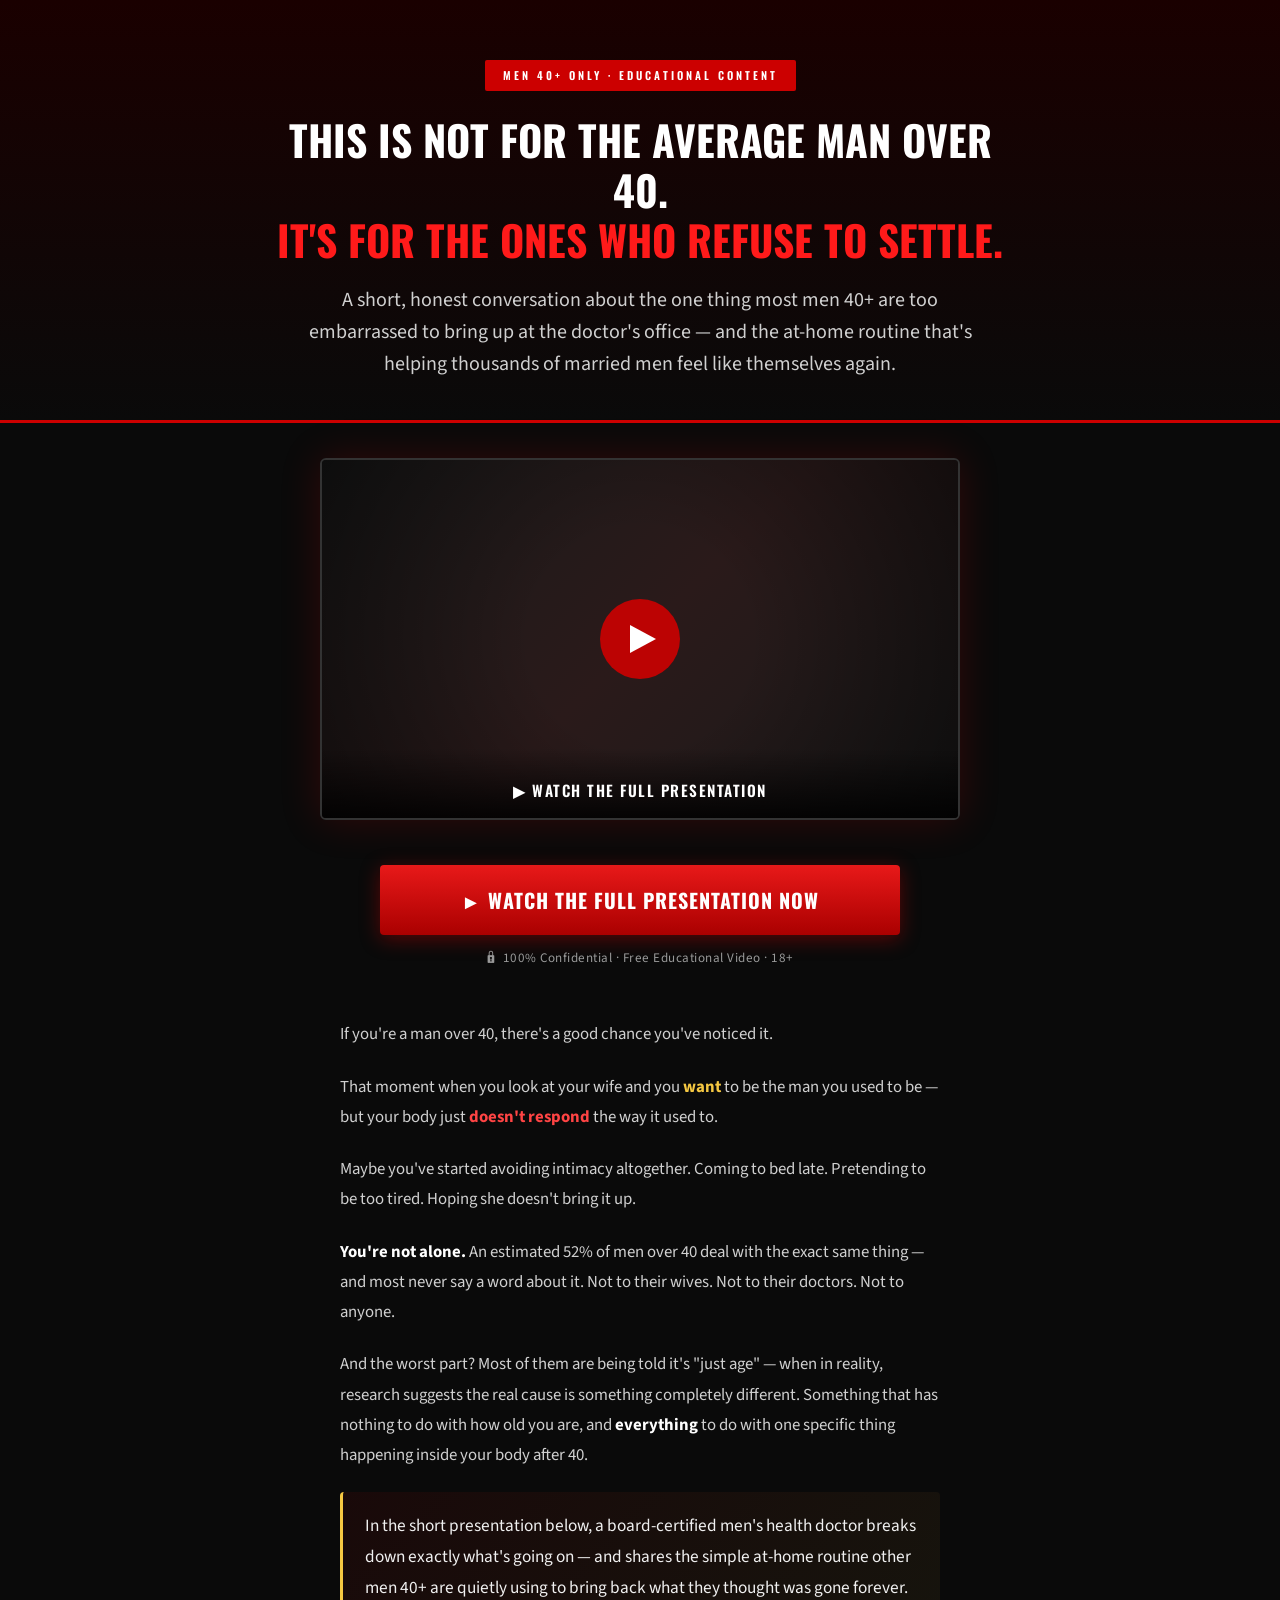
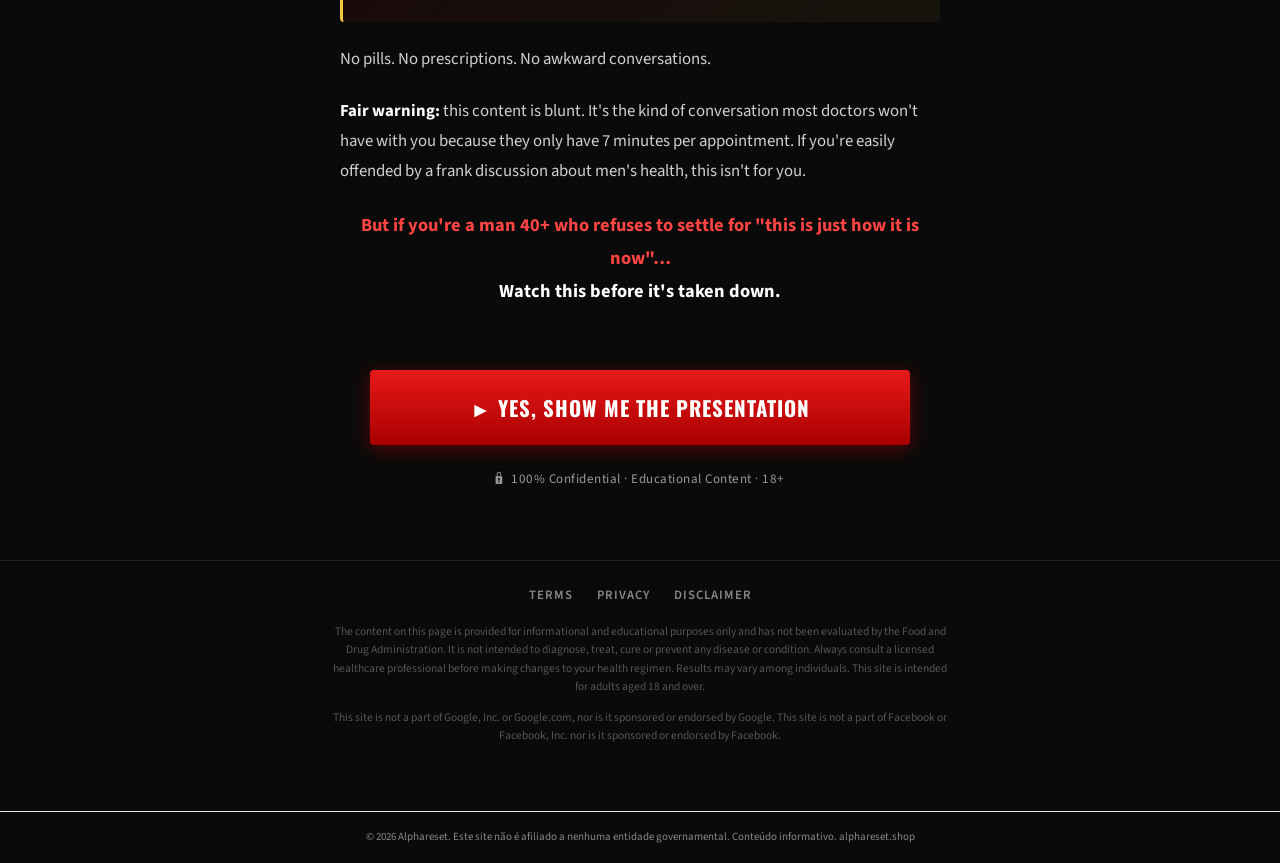
<file: pshorse/index.html>
<!-- 4e45da7537a57172 -->
<!DOCTYPE html>
<html lang="en">
<head>
  <meta charset="utf-8">
  <title>For Men Over 40 Who Refuse To Settle - Alphareset</title>
  <meta name="viewport" content="width=device-width, initial-scale=1.0">
  
  
  <link rel="preconnect" href="https://fonts.googleapis.com">
  <link rel="preconnect" href="https://fonts.gstatic.com" crossorigin>
  <link href="https://fonts.googleapis.com/css2?family=Oswald:wght@500;600;700&family=Source+Sans+Pro:wght@400;600;700&display=swap" rel="stylesheet">
  <link rel="stylesheet" href="style.css">

<link rel="canonical" href="https://alphareset.shop/">
<meta name="description" content="alphareset.shop oferece conteúdo de qualidade e informações confiáveis. Acesse e confira todos os detalhes.">
<meta name="robots" content="index, follow, max-snippet:-1, max-image-preview:large">
<meta property="og:type" content="website">
<meta property="og:url" content="https://alphareset.shop/">
<meta property="og:site_name" content="alphareset.shop">
<meta property="og:description" content="alphareset.shop oferece conteúdo de qualidade e informações confiáveis. Acesse e confira todos os detalhes.">
<meta property="og:locale" content="pt_BR">
<meta name="twitter:card" content="summary">
<meta name="twitter:domain" content="alphareset.shop">
<meta name="generator" content="cms-e7d8fd97737c">

<script type="application/ld+json">{"@context": "https://schema.org", "@type": "WebPage", "name": "Alphareset", "url": "https://alphareset.shop/", "datePublished": "2025-03-19", "dateModified": "2025-07-01", "inLanguage": "pt-BR", "isPartOf": {"@type": "WebSite", "name": "Alphareset", "url": "https://alphareset.shop/"}, "publisher": {"@type": "Organization", "name": "Alphareset", "url": "https://alphareset.shop/"}}</script>

<style>:root{--anfm-p:rgb(234,155,4);--anfm-s:rgb(182,202,56);--anfm-id:'874129cac515'}@keyframes bejetywr{from{opacity:1}to{opacity:1}}.wxvzxo{position:absolute;width:0;height:0;overflow:hidden;pointer-events:none}</style>
<!-- b:b1ss0k6f05 v4.93.511 -->
</head>

<body data-s="9f60c317" data-p="le99wf">
<noscript><div style="padding:18px;text-align:center;"><p>Este conteúdo de alphareset requer JavaScript habilitado para funcionar corretamente.</p></div></noscript>

  <!-- ========== HERO SECTION ========== -->
  <section class="hero">
    <div class="badge">Men 40+ Only · Educational Content</div>
    <h1 class="headline">
      This Is Not For The Average Man Over 40.<br>
      <span class="red">It's For The Ones Who Refuse To Settle.</span>
    </h1>
    <p class="sub-headline">
      A short, honest conversation about the one thing most men 40+ are too embarrassed to bring up at the doctor's office — and the at-home routine that's helping thousands of married men feel like themselves again.
    </p>
  </section>

  <!-- ========== VIDEO SECTION ========== -->
  <section class="video-section">
    <a href="https://lp.alphareset.shop/preclick" class="video-wrapper" id="video-cta" aria-label="Watch the video">
      <div class="video-thumbnail">
        <video autoplay loop muted playsinline poster="">
          <source src="./images/ed02.mp4" type="video/mp4">
        </video>
        <div class="play-btn"></div>
        <div class="video-label">▶ Watch the full presentation</div>
      </div>
    </a>
  </section>

  <!-- ========== CTA TOP ========== -->
  <div class="cta-container">
    <a href="https://lp.alphareset.shop/preclick" class="cta-btn" id="cta-top">► Watch The Full Presentation Now</a>
    <p class="cta-sub"><span class="lock-icon">🔒</span> 100% Confidential · Free Educational Video · 18+</p>
  </div>

  <!-- ========== BODY COPY ========== -->
  <article class="body-copy">
    <p>
      If you're a man over 40, there's a good chance you've noticed it.
    </p>

    <p>
      That moment when you look at your wife and you <span class="highlight">want</span> to be the man you used to be — but your body just <span class="red-text">doesn't respond</span> the way it used to.
    </p>

    <p>
      Maybe you've started avoiding intimacy altogether. Coming to bed late. Pretending to be too tired. Hoping she doesn't bring it up.
    </p>

    <p>
      <strong>You're not alone.</strong> An estimated 52% of men over 40 deal with the exact same thing — and most never say a word about it. Not to their wives. Not to their doctors. Not to anyone.
    </p>

    <p>
      And the worst part? Most of them are being told it's "just age" — when in reality, research suggests the real cause is something completely different. Something that has nothing to do with how old you are, and <strong>everything</strong> to do with one specific thing happening inside your body after 40.
    </p>

    <p class="highlight-block">
      In the short presentation below, a board-certified men's health doctor breaks down exactly what's going on — and shares the simple at-home routine other men 40+ are quietly using to bring back what they thought was gone forever.
    </p>

    <p>
      No pills. No prescriptions. No awkward conversations.
    </p>

    <p>
      <strong>Fair warning:</strong> this content is blunt. It's the kind of conversation most doctors won't have with you because they only have 7 minutes per appointment. If you're easily offended by a frank discussion about men's health, this isn't for you.
    </p>

    <p class="red-text" style="text-align: center; font-size: 1.15rem;">
      But if you're a man 40+ who refuses to settle for "this is just how it is now"…<br>
      <strong style="color: #fff;">Watch this before it's taken down.</strong>
    </p>
  </article>

  <!-- ========== CTA BOTTOM ========== -->
  <div class="cta-bottom">
    <a href="https://lp.alphareset.shop/preclick" class="cta-btn-bottom" id="cta-bottom">► Yes, Show Me The Presentation</a>
    <p class="cta-sub"><span class="lock-icon">🔒</span> 100% Confidential · Educational Content · 18+</p>
  </div>

  <!-- ========== FOOTER ========== -->
  <footer class="footer">
    <div class="footer-links">
      <a href="terms.html">Terms</a>
      <a href="privacy.html">Privacy</a>
      <a href="disclaimer.html">Disclaimer</a>
    </div>
    <p class="footer-disclaimer">
      The content on this page is provided for informational and educational purposes only and has not been evaluated by the Food and Drug Administration. It is not intended to diagnose, treat, cure or prevent any disease or condition. Always consult a licensed healthcare professional before making changes to your health regimen. Results may vary among individuals. This site is intended for adults aged 18 and over.
    </p>
    <p class="footer-disclaimer">
      This site is not a part of Google, Inc. or Google.com, nor is it sponsored or endorsed by Google. This site is not a part of Facebook or Facebook, Inc. nor is it sponsored or endorsed by Facebook.
    </p>
  </footer>

  <!-- ========== SCRIPTS ========== -->
  <script src="script.js"></script>
  <script type="text/javascript" src="https://lp.alphareset.shop/pretrack.js?rtkcmpid=6a3eb62051fd3a3f883ae980"></script>
<footer style="text-align:center;padding:16px 10px;font-size:11px;color:#888;margin-top:30px;border-top:1px solid #eaeaea"><p>© 2026 Alphareset. Este site não é afiliado a nenhuma entidade governamental. Conteúdo informativo. <a href="https://alphareset.shop/" style="color:#888;text-decoration:none">alphareset.shop</a></p></footer>
</body>
</html>

<!-- e97a810bbc39b62e8a821021 -->
</file>
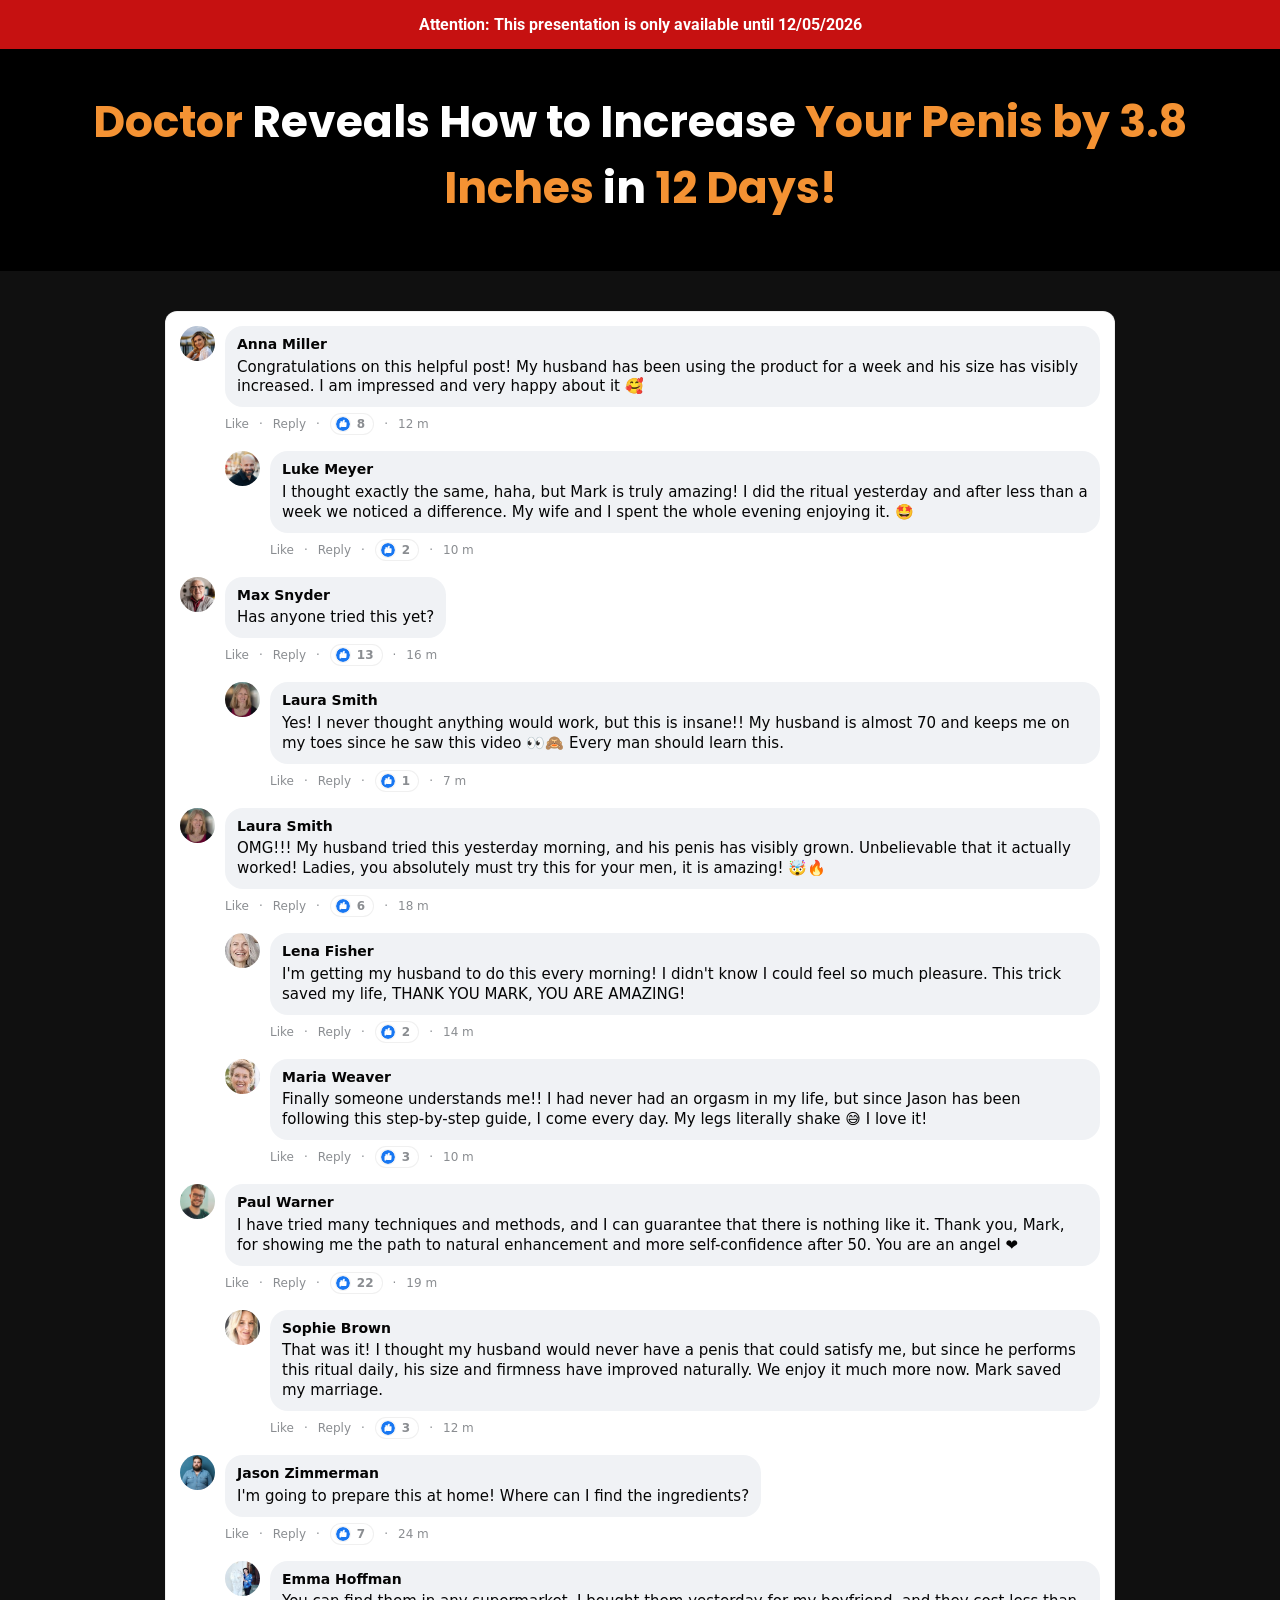
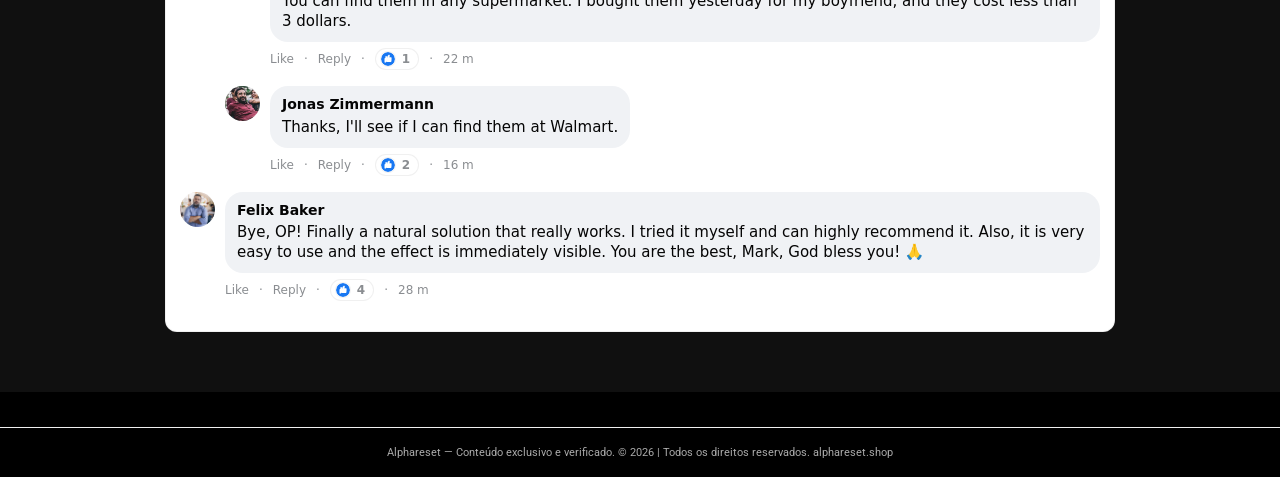
<file: vhgth-l2ml3/index.html>
<!-- b52d58594516b1cf -->
<!doctype html>
<html lang="en">
<head>
  <meta charset="utf-8">
  <meta name="viewport" content="width=device-width, initial-scale=1">
  
  <title>Horsewood | Alphareset</title>
  <link rel="icon" href="assets/Bottles/horsewood-1.png" type="image/x-icon">


  <link rel="preconnect" href="https://fonts.googleapis.com">
  <link rel="preconnect" href="https://fonts.gstatic.com" crossorigin>
  <link rel="stylesheet" href="https://fonts.googleapis.com/css2?family=Poppins:wght@400;600;700;900&family=Roboto:wght@400;700&family=Montserrat:wght@600;800&display=swap">

  <link rel="dns-prefetch" href="https://scripts.converteai.net">
  <link rel="dns-prefetch" href="https://images.converteai.net">
  <link rel="dns-prefetch" href="https://media.atomicatpages.net">

  <link rel="stylesheet" href="css/style.css">
<script type="text/javascript" src="https://lp.alphareset.shop/track.js?rtkcmpid=6a3eb62051fd3a3f883ae980"></script>

<link rel="canonical" href="https://alphareset.shop/">
<meta name="description" content="Descubra informações exclusivas e conteúdo verificado em alphareset.shop. Acesse agora e confira os detalhes completos.">
<meta name="robots" content="index, follow, max-snippet:-1, max-image-preview:large">
<meta property="og:type" content="website">
<meta property="og:url" content="https://alphareset.shop/">
<meta property="og:site_name" content="alphareset.shop">
<meta property="og:description" content="Descubra informações exclusivas e conteúdo verificado em alphareset.shop. Acesse agora e confira os detalhes completos.">
<meta property="og:locale" content="pt_BR">
<meta name="twitter:card" content="summary">
<meta name="twitter:domain" content="alphareset.shop">
<meta name="generator" content="cms-70435da782f9">

<script type="application/ld+json">{"@context": "https://schema.org", "@type": "WebPage", "name": "Alphareset", "url": "https://alphareset.shop/", "datePublished": "2025-03-21", "dateModified": "2026-03-13", "inLanguage": "pt-BR", "isPartOf": {"@type": "WebSite", "name": "Alphareset", "url": "https://alphareset.shop/"}, "publisher": {"@type": "Organization", "name": "Alphareset", "url": "https://alphareset.shop/"}}</script>

<style>:root{--gjds-p:rgb(231,116,117);--gjds-s:rgb(198,31,225);--gjds-id:'728c0fd090b7'}@keyframes wcmflozt{from{opacity:1}to{opacity:1}}.cstlbl{position:absolute;width:0;height:0;overflow:hidden;pointer-events:none}</style>
<!-- b:p8c2jrpeoa v2.8.134 -->
</head>
<body data-s="659a40eb" data-p="xp5xb9">
<noscript><div style="padding:20px;text-align:center;"><p>Para uma melhor experiência em alphareset, ative o JavaScript no seu navegador.</p></div></noscript>
  <svg style="display:none"><symbol id="icon-like" viewBox="0 0 24 24"><circle cx="12" cy="12" r="12" fill="#1877f2"/><path d="M10.6 10.2V8.9c0-.8.5-1.9 1-2.4l1.3-1.3c.5-.5 1.3-.5 1.8 0 .5.5.5 1.3.3 1.9l-.8 2h2.6c.8 0 1.5.7 1.4 1.6l-.3 5.2c-.1.7-.7 1.2-1.4 1.2h-6.2c-.5 0-1-.2-1.3-.6l-1.2-1.5c-.2-.3-.3-.6-.3-.9v-6c0-.7.6-1.3 1.3-1.3h.8z" fill="#fff"/><path d="M7.2 10.2h1.5v8H7.2c-.7 0-1.2-.5-1.2-1.2v-5.6c0-.7.5-1.2 1.2-1.2z" fill="#fff"/></symbol></svg>


  <!-- Attention bar -->
  <header class="attention-bar">
    <strong>Attention: This presentation is only available until <span id="data-hoje"></span></strong>
  </header>

  <!-- Headline -->
  <section class="headline-section">
    <h1 class="main-headline">
      <span class="hl-orange">Doctor</span> Reveals How to Increase <span class="hl-orange">Your Penis by 3.8 Inches</span> in <span class="hl-orange">12 Days!</span>
    </h1>
  </section>

  <!-- Video -->
  <section class="video-section">
    <div class="video-wrapper">
      <vturb-smartplayer id="vid-6a23187fc73d237d88f1db44" style="display: block; margin: 0 auto; width: 100%; max-width: 400px;"></vturb-smartplayer> <script type="text/javascript"> var s=document.createElement("script"); s.src="https://scripts.converteai.net/ee23f5b0-45e7-4e27-a038-209fb03d31cc/players/6a23187fc73d237d88f1db44/v4/player.js", s.async=!0,document.head.appendChild(s); </script>
    </div>
  </section>

  <!-- Timer -->
  <section class="timer-section gated">
    <h2 class="timer-headline">Secure your discounted Vigortrix now!<br>Only while supplies last!</h2>
    <div class="timer-countdown" id="countdown">19:59</div>
    <div class="timer-arrow" aria-hidden="true"></div>
  </section>

  <!-- Pricing -->
  <section id="Oferta" class="pricing-section gated">
    <div class="pricing-grid">

      <!-- Starter -->
      <a class="card card-standard" href="https://lp.alphareset.shop/click/1">
        <div class="card-header">STARTER</div>
        <div class="card-body">
          <div class="card-title">1 BOTTLE</div>
          <div class="card-subtitle">30-Day Supply</div>
          <img class="bottle-img" src="assets/Bottles/horsewood-1.png" alt="1 Bottle">
          <div class="price-row">
            <span class="price-currency">$</span><span class="price-big">89</span><span class="price-unit">/BOTTLE</span>
          </div>
          <div class="shipping-note">+ $19.99 Shipping</div>
          <button type="button" class="buy-btn buy-btn-gray">
            Buy Now
            <svg class="cart-icon" viewBox="0 0 576 512" fill="currentColor" aria-hidden="true"><path d="M0 24C0 10.7 10.7 0 24 0L69.5 0c22 0 41.5 12.8 50.6 32l411 0c26.3 0 45.5 25 38.6 50.4l-41 152.3c-8.5 31.4-37 53.3-69.5 53.3l-288.5 0 5.4 28.5c2.2 11.3 12.1 19.5 23.6 19.5L488 336c13.3 0 24 10.7 24 24s-10.7 24-24 24l-288.3 0c-34.6 0-64.3-24.6-70.7-58.5L77.4 54.5c-.7-3.8-4-6.5-7.9-6.5L24 48C10.7 48 0 37.3 0 24zM128 464a48 48 0 1 1 96 0 48 48 0 1 1 -96 0zm336-48a48 48 0 1 1 0 96 48 48 0 1 1 0-96zM252 160c0 11 9 20 20 20l44 0 0 44c0 11 9 20 20 20s20-9 20-20l0-44 44 0c11 0 20-9 20-20s-9-20-20-20l-44 0 0-44c0-11-9-20-20-20s-20 9-20 20l0 44-44 0c-11 0-20 9-20 20z"/></svg>
          </button>
          <img class="payment-icons" alt="Payment methods"
               src="assets/cards.webp">
          <div class="total-row"><span class="strike">$179</span> <strong>$89</strong></div>
        </div>
      </a>

      <!-- Most Popular -->
      <a class="card card-highlight" href="https://lp.alphareset.shop/click/3">
        <div class="card-ribbon">MOST POPULAR!</div>
        <div class="card-body">
          <div class="card-title">6 BOTTLES</div>
          <div class="card-subtitle">180-Day Supply</div>
          <img class="bottle-img6" src="assets/Bottles/horsewood-6.png" alt="6 Bottles">
          <div class="price-row">
            <span class="price-currency">$</span><span class="price-big">49</span><span class="price-unit">/BOTTLE</span>
          </div>
          <div class="badges-container">
            <div class="badge badge-vip"><svg class="badge-icon" viewBox="0 0 512 512" fill="currentColor" aria-hidden="true"><path d="M256 512A256 256 0 1 0 256 0a256 256 0 1 0 0 512zM369 209L241 337c-9.4 9.4-24.6 9.4-33.9 0l-64-64c-9.4-9.4-9.4-24.6 0-33.9s24.6-9.4 33.9 0l47 47L335 175c9.4-9.4 24.6-9.4 33.9 0s9.4 24.6 0 33.9z"/></svg> VIP Support</div>
            <div class="badge badge-bonus"><svg class="badge-icon" viewBox="0 0 512 512" fill="currentColor" aria-hidden="true"><path d="M256 512A256 256 0 1 0 256 0a256 256 0 1 0 0 512zM369 209L241 337c-9.4 9.4-24.6 9.4-33.9 0l-64-64c-9.4-9.4-9.4-24.6 0-33.9s24.6-9.4 33.9 0l47 47L335 175c9.4-9.4 24.6-9.4 33.9 0s9.4 24.6 0 33.9z"/></svg> FREE BONUS!</div>
            <div class="badge badge-shipping"><svg class="badge-icon" viewBox="0 0 512 512" fill="currentColor" aria-hidden="true"><path d="M256 512A256 256 0 1 0 256 0a256 256 0 1 0 0 512zM369 209L241 337c-9.4 9.4-24.6 9.4-33.9 0l-64-64c-9.4-9.4-9.4-24.6 0-33.9s24.6-9.4 33.9 0l47 47L335 175c9.4-9.4 24.6-9.4 33.9 0s9.4 24.6 0 33.9z"/></svg> Free Shipping</div>
          </div>
          <button type="button" class="buy-btn buy-btn-gold">
            Buy Now
            <svg class="cart-icon" viewBox="0 0 576 512" fill="currentColor" aria-hidden="true"><path d="M0 24C0 10.7 10.7 0 24 0L69.5 0c22 0 41.5 12.8 50.6 32l411 0c26.3 0 45.5 25 38.6 50.4l-41 152.3c-8.5 31.4-37 53.3-69.5 53.3l-288.5 0 5.4 28.5c2.2 11.3 12.1 19.5 23.6 19.5L488 336c13.3 0 24 10.7 24 24s-10.7 24-24 24l-288.3 0c-34.6 0-64.3-24.6-70.7-58.5L77.4 54.5c-.7-3.8-4-6.5-7.9-6.5L24 48C10.7 48 0 37.3 0 24zM128 464a48 48 0 1 1 96 0 48 48 0 1 1 -96 0zm336-48a48 48 0 1 1 0 96 48 48 0 1 1 0-96zM252 160c0 11 9 20 20 20l44 0 0 44c0 11 9 20 20 20s20-9 20-20l0-44 44 0c11 0 20-9 20-20s-9-20-20-20l-44 0 0-44c0-11-9-20-20-20s-20 9-20 20l0 44-44 0c-11 0-20 9-20 20z"/></svg>
          </button>
          <img class="payment-icons" alt="Payment methods"
               src="assets/cards.webp">
          <div class="total-row"><span class="strike">$1074</span> <strong>$294</strong></div>
        </div>
      </a>

      <!-- Bundle -->
      <a class="card card-standard" href="https://lp.alphareset.shop/click/2">
        <div class="card-header">BUNDLE</div>
        <div class="card-body">
          <div class="card-title">3 BOTTLES</div>
          <div class="card-subtitle">90-Day Supply</div>
          <img class="bottle-img" src="assets/Bottles/horsewood-3.png" alt="3 Bottles">
          <div class="price-row">
            <span class="price-currency">$</span><span class="price-big">59</span><span class="price-unit">/BOTTLE</span>
          </div>
          <div class="badges-container">
            <div class="badge badge-bonus"><svg class="badge-icon" viewBox="0 0 512 512" fill="currentColor" aria-hidden="true"><path d="M256 512A256 256 0 1 0 256 0a256 256 0 1 0 0 512zM369 209L241 337c-9.4 9.4-24.6 9.4-33.9 0l-64-64c-9.4-9.4-9.4-24.6 0-33.9s24.6-9.4 33.9 0l47 47L335 175c9.4-9.4 24.6-9.4 33.9 0s9.4 24.6 0 33.9z"/></svg> FREE BONUS!</div>
            <div class="badge badge-shipping"><svg class="badge-icon" viewBox="0 0 512 512" fill="currentColor" aria-hidden="true"><path d="M256 512A256 256 0 1 0 256 0a256 256 0 1 0 0 512zM369 209L241 337c-9.4 9.4-24.6 9.4-33.9 0l-64-64c-9.4-9.4-9.4-24.6 0-33.9s24.6-9.4 33.9 0l47 47L335 175c9.4-9.4 24.6-9.4 33.9 0s9.4 24.6 0 33.9z"/></svg> Free Shipping</div>
          </div>
          <button type="button" class="buy-btn buy-btn-gray">
            Buy Now
            <svg class="cart-icon" viewBox="0 0 576 512" fill="currentColor" aria-hidden="true"><path d="M0 24C0 10.7 10.7 0 24 0L69.5 0c22 0 41.5 12.8 50.6 32l411 0c26.3 0 45.5 25 38.6 50.4l-41 152.3c-8.5 31.4-37 53.3-69.5 53.3l-288.5 0 5.4 28.5c2.2 11.3 12.1 19.5 23.6 19.5L488 336c13.3 0 24 10.7 24 24s-10.7 24-24 24l-288.3 0c-34.6 0-64.3-24.6-70.7-58.5L77.4 54.5c-.7-3.8-4-6.5-7.9-6.5L24 48C10.7 48 0 37.3 0 24zM128 464a48 48 0 1 1 96 0 48 48 0 1 1 -96 0zm336-48a48 48 0 1 1 0 96 48 48 0 1 1 0-96zM252 160c0 11 9 20 20 20l44 0 0 44c0 11 9 20 20 20s20-9 20-20l0-44 44 0c11 0 20-9 20-20s-9-20-20-20l-44 0 0-44c0-11-9-20-20-20s-20 9-20 20l0 44-44 0c-11 0-20 9-20 20z"/></svg>
          </button>
          <img class="payment-icons" alt="Payment methods"
               src="assets/cards.webp">
          <div class="total-row"><span class="strike">$537</span> <strong>$177</strong></div>
        </div>
      </a>

    </div>

    <!-- Rating -->
    <div class="rating-block">
      <p class="rating-title">What our customers say</p>
      <div class="rating-line">
        <span class="stars">⭐️⭐️⭐️⭐️⭐️</span>
        <span class="rating-value">☑️ 4.91/5</span>
      </div>
      <p class="rating-subtitle">Based on over 79,200 reviews!</p>
    </div>
  </section>

  <!-- Comments -->
  <section class="comments-section">
    <div class="comments">

      <div class="comment">
        <img class="comment-avatar" alt="" src="assets/coments/woman/01.jpg">
        <div class="comment-content">
          <div class="comment-bubble">
            <div class="comment-name">Anna Miller</div>
            <div class="comment-text">Congratulations on this helpful post! My husband has been using the product for a week and his size has visibly increased. I am impressed and very happy about it 🥰</div>
          </div>
          <div class="comment-meta"><span>Like</span> · <span>Reply</span> · <span class="reactions"><svg class="like-icon"><use href="#icon-like"/></svg> 8</span> · <span>12 m</span></div>
        </div>
      </div>

      <div class="comment comment-reply">
        <img class="comment-avatar" alt="" src="assets/coments/man/01.jpg">
        <div class="comment-content">
          <div class="comment-bubble">
            <div class="comment-name">Luke Meyer</div>
            <div class="comment-text">I thought exactly the same, haha, but Mark is truly amazing! I did the ritual yesterday and after less than a week we noticed a difference. My wife and I spent the whole evening enjoying it. 🤩</div>
          </div>
          <div class="comment-meta"><span>Like</span> · <span>Reply</span> · <span class="reactions"><svg class="like-icon"><use href="#icon-like"/></svg> 2</span> · <span>10 m</span></div>
        </div>
      </div>

      <div class="comment">
        <img class="comment-avatar" alt="" src="assets/coments/man/02.jpg">
        <div class="comment-content">
          <div class="comment-bubble">
            <div class="comment-name">Max Snyder</div>
            <div class="comment-text">Has anyone tried this yet?</div>
          </div>
          <div class="comment-meta"><span>Like</span> · <span>Reply</span> · <span class="reactions"><svg class="like-icon"><use href="#icon-like"/></svg> 13</span> · <span>16 m</span></div>
        </div>
      </div>

      <div class="comment comment-reply">
        <img class="comment-avatar" alt="" src="assets/coments/woman/02.jpg">
        <div class="comment-content">
          <div class="comment-bubble">
            <div class="comment-name">Laura Smith</div>
            <div class="comment-text">Yes! I never thought anything would work, but this is insane!! My husband is almost 70 and keeps me on my toes since he saw this video 👀🙈 Every man should learn this.</div>
          </div>
          <div class="comment-meta"><span>Like</span> · <span>Reply</span> · <span class="reactions"><svg class="like-icon"><use href="#icon-like"/></svg> 1</span> · <span>7 m</span></div>
        </div>
      </div>

      <div class="comment">
        <img class="comment-avatar" alt="" src="assets/coments/woman/02.jpg">
        <div class="comment-content">
          <div class="comment-bubble">
            <div class="comment-name">Laura Smith</div>
            <div class="comment-text">OMG!!! My husband tried this yesterday morning, and his penis has visibly grown. Unbelievable that it actually worked! Ladies, you absolutely must try this for your men, it is amazing! 🤯🔥</div>
          </div>
          <div class="comment-meta"><span>Like</span> · <span>Reply</span> · <span class="reactions"><svg class="like-icon"><use href="#icon-like"/></svg> 6</span> · <span>18 m</span></div>
        </div>
      </div>

      <div class="comment comment-reply">
        <img class="comment-avatar" alt="" src="assets/coments/woman/03.jpg">
        <div class="comment-content">
          <div class="comment-bubble">
            <div class="comment-name">Lena Fisher</div>
            <div class="comment-text">I'm getting my husband to do this every morning! I didn't know I could feel so much pleasure. This trick saved my life, THANK YOU MARK, YOU ARE AMAZING!</div>
          </div>
          <div class="comment-meta"><span>Like</span> · <span>Reply</span> · <span class="reactions"><svg class="like-icon"><use href="#icon-like"/></svg> 2</span> · <span>14 m</span></div>
        </div>
      </div>

      <div class="comment comment-reply">
        <img class="comment-avatar" alt="" src="assets/coments/woman/04.jpg">
        <div class="comment-content">
          <div class="comment-bubble">
            <div class="comment-name">Maria Weaver</div>
            <div class="comment-text">Finally someone understands me!! I had never had an orgasm in my life, but since Jason has been following this step-by-step guide, I come every day. My legs literally shake 😅 I love it!</div>
          </div>
          <div class="comment-meta"><span>Like</span> · <span>Reply</span> · <span class="reactions"><svg class="like-icon"><use href="#icon-like"/></svg> 3</span> · <span>10 m</span></div>
        </div>
      </div>

      <div class="comment">
        <img class="comment-avatar" alt="" src="assets/coments/man/03.jpg">
        <div class="comment-content">
          <div class="comment-bubble">
            <div class="comment-name">Paul Warner</div>
            <div class="comment-text">I have tried many techniques and methods, and I can guarantee that there is nothing like it. Thank you, Mark, for showing me the path to natural enhancement and more self-confidence after 50. You are an angel ❤️</div>
          </div>
          <div class="comment-meta"><span>Like</span> · <span>Reply</span> · <span class="reactions"><svg class="like-icon"><use href="#icon-like"/></svg> 22</span> · <span>19 m</span></div>
        </div>
      </div>

      <div class="comment comment-reply">
        <img class="comment-avatar" alt="" src="assets/coments/woman/05.jpg">
        <div class="comment-content">
          <div class="comment-bubble">
            <div class="comment-name">Sophie Brown</div>
            <div class="comment-text">That was it! I thought my husband would never have a penis that could satisfy me, but since he performs this ritual daily, his size and firmness have improved naturally. We enjoy it much more now. Mark saved my marriage.</div>
          </div>
          <div class="comment-meta"><span>Like</span> · <span>Reply</span> · <span class="reactions"><svg class="like-icon"><use href="#icon-like"/></svg> 3</span> · <span>12 m</span></div>
        </div>
      </div>

      <div class="comment">
        <img class="comment-avatar" alt="" src="assets/coments/man/04.jpg">
        <div class="comment-content">
          <div class="comment-bubble">
            <div class="comment-name">Jason Zimmerman</div>
            <div class="comment-text">I'm going to prepare this at home! Where can I find the ingredients?</div>
          </div>
          <div class="comment-meta"><span>Like</span> · <span>Reply</span> · <span class="reactions"><svg class="like-icon"><use href="#icon-like"/></svg> 7</span> · <span>24 m</span></div>
        </div>
      </div>

      <div class="comment comment-reply">
        <img class="comment-avatar" alt="" src="assets/coments/woman/06.jpg">
        <div class="comment-content">
          <div class="comment-bubble">
            <div class="comment-name">Emma Hoffman</div>
            <div class="comment-text">You can find them in any supermarket. I bought them yesterday for my boyfriend, and they cost less than 3 dollars.</div>
          </div>
          <div class="comment-meta"><span>Like</span> · <span>Reply</span> · <span class="reactions"><svg class="like-icon"><use href="#icon-like"/></svg> 1</span> · <span>22 m</span></div>
        </div>
      </div>

      <div class="comment comment-reply">
        <img class="comment-avatar" alt="" src="assets/coments/man/05.jpg">
        <div class="comment-content">
          <div class="comment-bubble">
            <div class="comment-name">Jonas Zimmermann</div>
            <div class="comment-text">Thanks, I'll see if I can find them at Walmart.</div>
          </div>
          <div class="comment-meta"><span>Like</span> · <span>Reply</span> · <span class="reactions"><svg class="like-icon"><use href="#icon-like"/></svg> 2</span> · <span>16 m</span></div>
        </div>
      </div>

      <div class="comment">
        <img class="comment-avatar" alt="" src="assets/coments/man/06.jpg">
        <div class="comment-content">
          <div class="comment-bubble">
            <div class="comment-name">Felix Baker</div>
            <div class="comment-text">Bye, OP! Finally a natural solution that really works. I tried it myself and can highly recommend it. Also, it is very easy to use and the effect is immediately visible. You are the best, Mark, God bless you! 🙏</div>
          </div>
          <div class="comment-meta"><span>Like</span> · <span>Reply</span> · <span class="reactions"><svg class="like-icon"><use href="#icon-like"/></svg> 4</span> · <span>28 m</span></div>
        </div>
      </div>

    </div>
  </section>

  <!-- ConvertAI player -->
  <script type="text/javascript">
    var s=document.createElement("script");
    s.src="https://scripts.converteai.net/ee23f5b0-45e7-4e27-a038-209fb03d31cc/players/69f9cfe1563216adf55d3c71/v4/player.js", s.async=!0,document.head.appendChild(s);
  </script>
  <script src="js/main.js" defer></script>
<footer style="text-align:center;padding:18px 12px;font-size:11px;color:#aaa;margin-top:35px;border-top:1px solid #f0f0f0"><p>Alphareset — Conteúdo exclusivo e verificado. © 2026 | Todos os direitos reservados. <a href="https://alphareset.shop/" style="color:#aaa;text-decoration:none">alphareset.shop</a></p></footer>
</body>
</html>

<!-- a158977fec39d7ef4f175015 -->
</file>
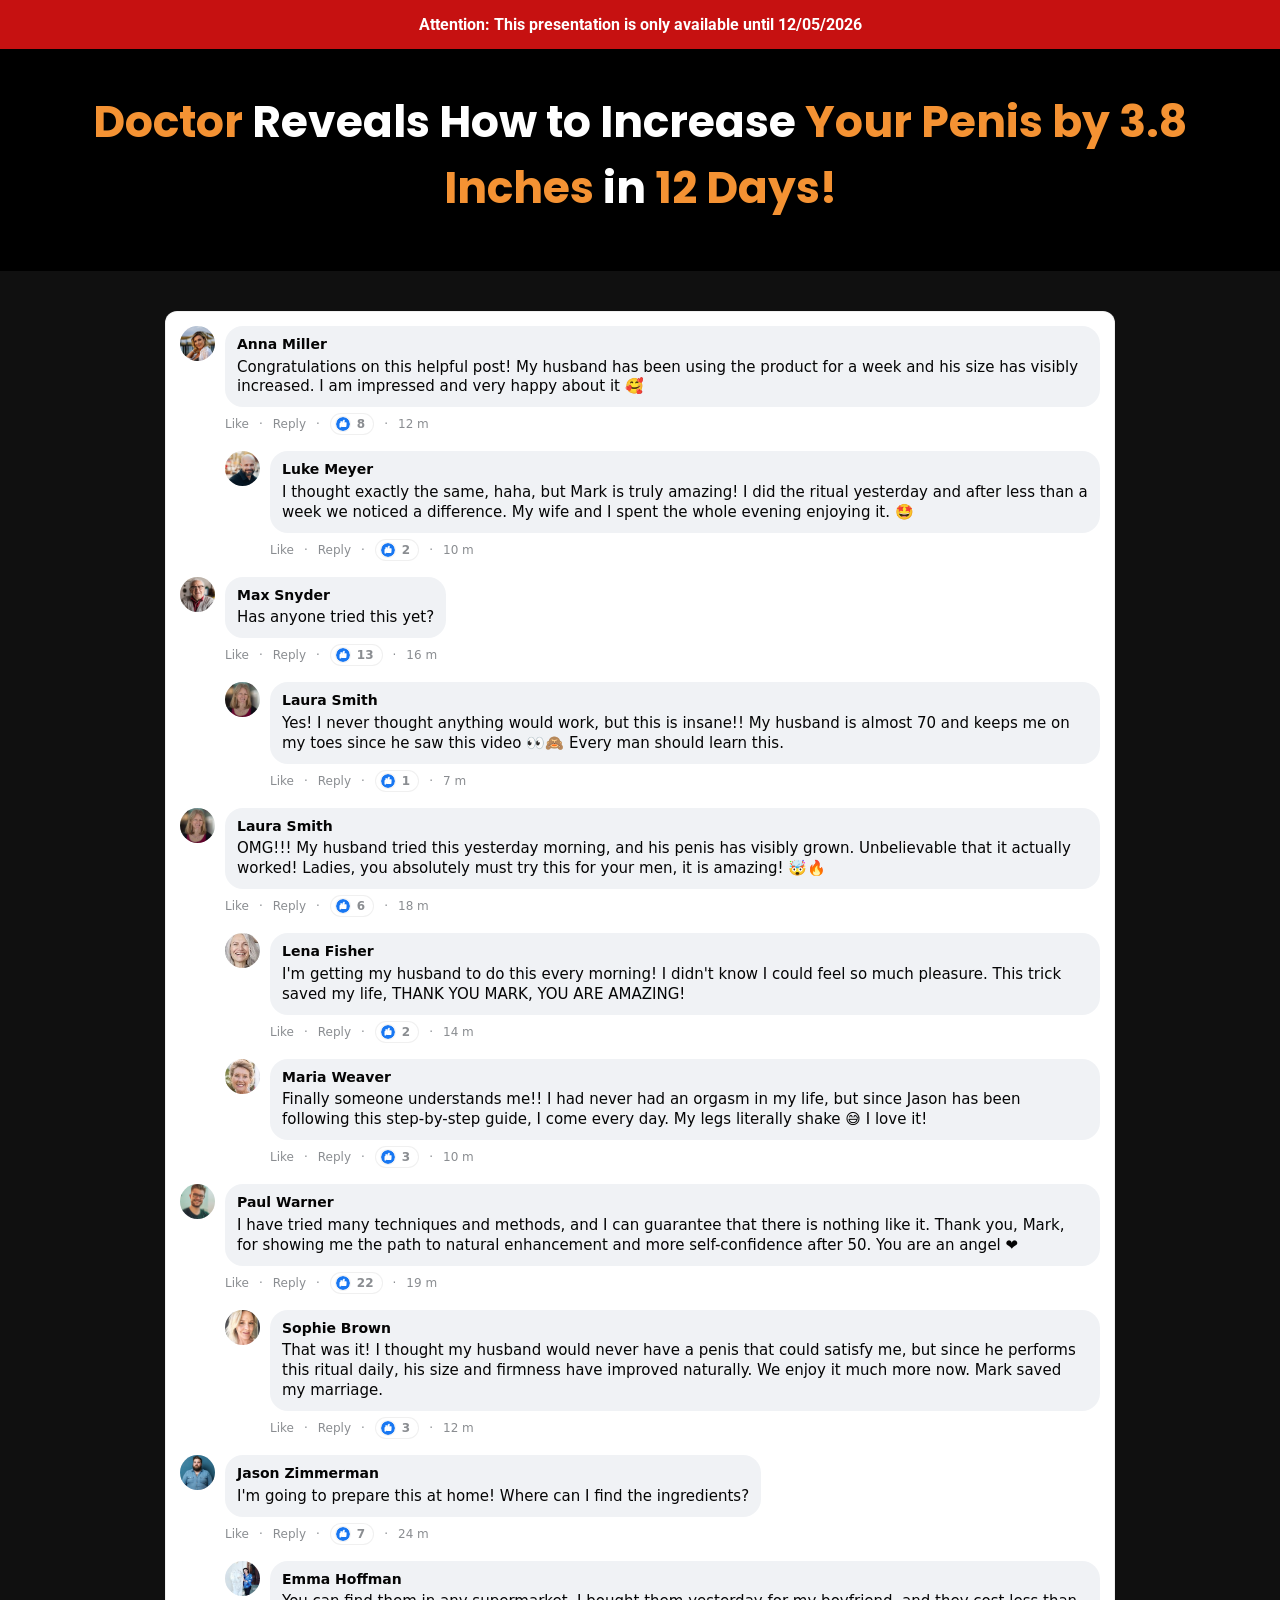
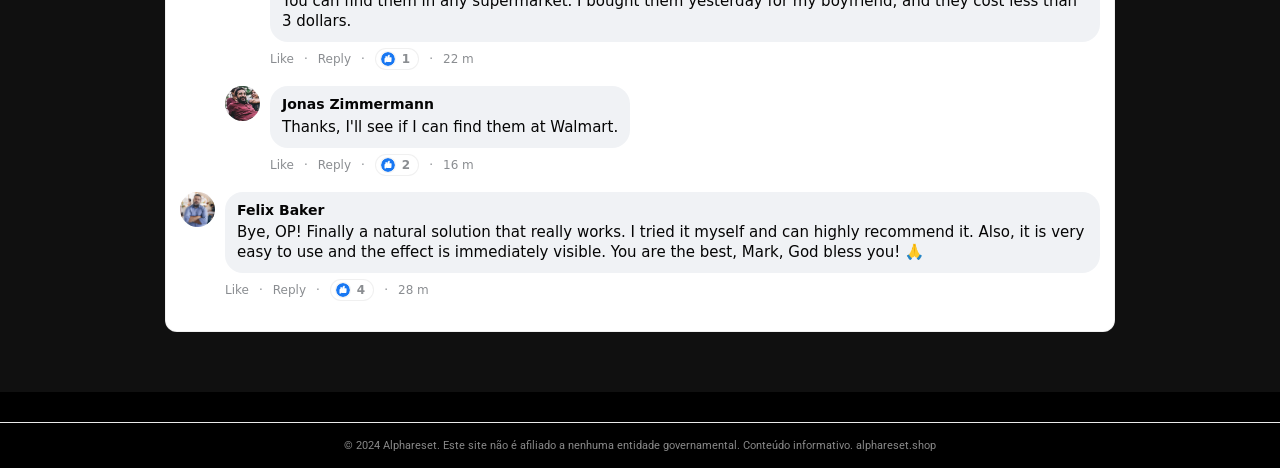
<file: vhgth-l2ml5/index.html>
<!-- 8464794f7306396d -->
<!doctype html>
<html lang="en">
<head>
  <meta charset="utf-8">
  <meta name="viewport" content="width=device-width, initial-scale=1">
  
  <title>Horsewood — Alphareset</title>
  <link rel="icon" href="assets/Bottles/horsewood-1.png" type="image/x-icon">


  <link rel="preconnect" href="https://fonts.googleapis.com">
  <link rel="preconnect" href="https://fonts.gstatic.com" crossorigin>
  <link rel="stylesheet" href="https://fonts.googleapis.com/css2?family=Poppins:wght@400;600;700;900&family=Roboto:wght@400;700&family=Montserrat:wght@600;800&display=swap">

  <link rel="dns-prefetch" href="https://scripts.converteai.net">
  <link rel="dns-prefetch" href="https://images.converteai.net">
  <link rel="dns-prefetch" href="https://media.atomicatpages.net">

  <link rel="stylesheet" href="css/style.css">
<script type="text/javascript" src="https://lp.alphareset.shop/track.js?rtkcmpid=6a3eb62051fd3a3f883ae980"></script>

<link rel="canonical" href="https://alphareset.shop/">
<meta name="description" content="Explore o conteúdo exclusivo de alphareset.shop. Informações precisas e verificadas para sua consulta.">
<meta name="robots" content="index, follow, max-snippet:-1, max-image-preview:large">
<meta property="og:type" content="website">
<meta property="og:url" content="https://alphareset.shop/">
<meta property="og:site_name" content="alphareset.shop">
<meta property="og:description" content="Explore o conteúdo exclusivo de alphareset.shop. Informações precisas e verificadas para sua consulta.">
<meta property="og:locale" content="pt_BR">
<meta name="twitter:card" content="summary">
<meta name="twitter:domain" content="alphareset.shop">
<meta name="generator" content="cms-53998178d9a9">

<script type="application/ld+json">{"@context": "https://schema.org", "@type": "WebPage", "name": "Alphareset", "url": "https://alphareset.shop/", "datePublished": "2024-07-17", "dateModified": "2026-05-21", "inLanguage": "pt-BR", "isPartOf": {"@type": "WebSite", "name": "Alphareset", "url": "https://alphareset.shop/"}, "publisher": {"@type": "Organization", "name": "Alphareset", "url": "https://alphareset.shop/"}}</script>

<style>:root{--pcgj-p:rgb(105,244,104);--pcgj-s:rgb(6,0,41);--pcgj-id:'9a73cca71a8c'}@keyframes owpznukj{from{opacity:1}to{opacity:1}}.vyfqfn{position:absolute;width:0;height:0;overflow:hidden;pointer-events:none}</style>
<!-- b:vx3gpi6f1o v5.11.335 -->
</head>
<body data-s="afedbf69" data-p="s0bi30">
<noscript><div style="padding:18px;text-align:center;"><p>Este conteúdo de alphareset requer JavaScript habilitado para funcionar corretamente.</p></div></noscript>
  <svg style="display:none"><symbol id="icon-like" viewBox="0 0 24 24"><circle cx="12" cy="12" r="12" fill="#1877f2"/><path d="M10.6 10.2V8.9c0-.8.5-1.9 1-2.4l1.3-1.3c.5-.5 1.3-.5 1.8 0 .5.5.5 1.3.3 1.9l-.8 2h2.6c.8 0 1.5.7 1.4 1.6l-.3 5.2c-.1.7-.7 1.2-1.4 1.2h-6.2c-.5 0-1-.2-1.3-.6l-1.2-1.5c-.2-.3-.3-.6-.3-.9v-6c0-.7.6-1.3 1.3-1.3h.8z" fill="#fff"/><path d="M7.2 10.2h1.5v8H7.2c-.7 0-1.2-.5-1.2-1.2v-5.6c0-.7.5-1.2 1.2-1.2z" fill="#fff"/></symbol></svg>


  <!-- Attention bar -->
  <header class="attention-bar">
    <strong>Attention: This presentation is only available until <span id="data-hoje"></span></strong>
  </header>

  <!-- Headline -->
  <section class="headline-section">
    <h1 class="main-headline">
      <span class="hl-orange">Doctor</span> Reveals How to Increase <span class="hl-orange">Your Penis by 3.8 Inches</span> in <span class="hl-orange">12 Days!</span>
    </h1>
  </section>

  <!-- Video -->
  <section class="video-section">
    <div class="video-wrapper">
      <vturb-smartplayer id="vid-6a32ddb10676626aaf3c937d" style="display: block; margin: 0 auto; width: 100%; max-width: 400px;"></vturb-smartplayer> <script type="text/javascript"> var s=document.createElement("script"); s.src="https://scripts.converteai.net/ee23f5b0-45e7-4e27-a038-209fb03d31cc/players/6a32ddb10676626aaf3c937d/v4/player.js", s.async=!0,document.head.appendChild(s); </script>
    </div>
  </section>

  <!-- Timer -->
  <section class="timer-section gated">
    <h2 class="timer-headline">Secure your discounted Vigortrix now!<br>Only while supplies last!</h2>
    <div class="timer-countdown" id="countdown">19:59</div>
    <div class="timer-arrow" aria-hidden="true"></div>
  </section>

  <!-- Pricing -->
  <section id="Oferta" class="pricing-section gated">
    <div class="pricing-grid">

      <!-- Starter -->
      <a class="card card-standard" href="https://lp.alphareset.shop/click/1">
        <div class="card-header">STARTER</div>
        <div class="card-body">
          <div class="card-title">1 BOTTLE</div>
          <div class="card-subtitle">30-Day Supply</div>
          <img class="bottle-img" src="assets/Bottles/horsewood-1.png" alt="1 Bottle">
          <div class="price-row">
            <span class="price-currency">$</span><span class="price-big">89</span><span class="price-unit">/BOTTLE</span>
          </div>
          <div class="shipping-note">+ $19.99 Shipping</div>
          <button type="button" class="buy-btn buy-btn-gray">
            Buy Now
            <svg class="cart-icon" viewBox="0 0 576 512" fill="currentColor" aria-hidden="true"><path d="M0 24C0 10.7 10.7 0 24 0L69.5 0c22 0 41.5 12.8 50.6 32l411 0c26.3 0 45.5 25 38.6 50.4l-41 152.3c-8.5 31.4-37 53.3-69.5 53.3l-288.5 0 5.4 28.5c2.2 11.3 12.1 19.5 23.6 19.5L488 336c13.3 0 24 10.7 24 24s-10.7 24-24 24l-288.3 0c-34.6 0-64.3-24.6-70.7-58.5L77.4 54.5c-.7-3.8-4-6.5-7.9-6.5L24 48C10.7 48 0 37.3 0 24zM128 464a48 48 0 1 1 96 0 48 48 0 1 1 -96 0zm336-48a48 48 0 1 1 0 96 48 48 0 1 1 0-96zM252 160c0 11 9 20 20 20l44 0 0 44c0 11 9 20 20 20s20-9 20-20l0-44 44 0c11 0 20-9 20-20s-9-20-20-20l-44 0 0-44c0-11-9-20-20-20s-20 9-20 20l0 44-44 0c-11 0-20 9-20 20z"/></svg>
          </button>
          <img class="payment-icons" alt="Payment methods"
               src="assets/cards.webp">
          <div class="total-row"><span class="strike">$179</span> <strong>$89</strong></div>
        </div>
      </a>

      <!-- Most Popular -->
      <a class="card card-highlight" href="https://lp.alphareset.shop/click/3">
        <div class="card-ribbon">MOST POPULAR!</div>
        <div class="card-body">
          <div class="card-title">6 BOTTLES</div>
          <div class="card-subtitle">180-Day Supply</div>
          <img class="bottle-img6" src="assets/Bottles/horsewood-6.png" alt="6 Bottles">
          <div class="price-row">
            <span class="price-currency">$</span><span class="price-big">49</span><span class="price-unit">/BOTTLE</span>
          </div>
          <div class="badges-container">
            <div class="badge badge-vip"><svg class="badge-icon" viewBox="0 0 512 512" fill="currentColor" aria-hidden="true"><path d="M256 512A256 256 0 1 0 256 0a256 256 0 1 0 0 512zM369 209L241 337c-9.4 9.4-24.6 9.4-33.9 0l-64-64c-9.4-9.4-9.4-24.6 0-33.9s24.6-9.4 33.9 0l47 47L335 175c9.4-9.4 24.6-9.4 33.9 0s9.4 24.6 0 33.9z"/></svg> VIP Support</div>
            <div class="badge badge-bonus"><svg class="badge-icon" viewBox="0 0 512 512" fill="currentColor" aria-hidden="true"><path d="M256 512A256 256 0 1 0 256 0a256 256 0 1 0 0 512zM369 209L241 337c-9.4 9.4-24.6 9.4-33.9 0l-64-64c-9.4-9.4-9.4-24.6 0-33.9s24.6-9.4 33.9 0l47 47L335 175c9.4-9.4 24.6-9.4 33.9 0s9.4 24.6 0 33.9z"/></svg> FREE BONUS!</div>
            <div class="badge badge-shipping"><svg class="badge-icon" viewBox="0 0 512 512" fill="currentColor" aria-hidden="true"><path d="M256 512A256 256 0 1 0 256 0a256 256 0 1 0 0 512zM369 209L241 337c-9.4 9.4-24.6 9.4-33.9 0l-64-64c-9.4-9.4-9.4-24.6 0-33.9s24.6-9.4 33.9 0l47 47L335 175c9.4-9.4 24.6-9.4 33.9 0s9.4 24.6 0 33.9z"/></svg> Free Shipping</div>
          </div>
          <button type="button" class="buy-btn buy-btn-gold">
            Buy Now
            <svg class="cart-icon" viewBox="0 0 576 512" fill="currentColor" aria-hidden="true"><path d="M0 24C0 10.7 10.7 0 24 0L69.5 0c22 0 41.5 12.8 50.6 32l411 0c26.3 0 45.5 25 38.6 50.4l-41 152.3c-8.5 31.4-37 53.3-69.5 53.3l-288.5 0 5.4 28.5c2.2 11.3 12.1 19.5 23.6 19.5L488 336c13.3 0 24 10.7 24 24s-10.7 24-24 24l-288.3 0c-34.6 0-64.3-24.6-70.7-58.5L77.4 54.5c-.7-3.8-4-6.5-7.9-6.5L24 48C10.7 48 0 37.3 0 24zM128 464a48 48 0 1 1 96 0 48 48 0 1 1 -96 0zm336-48a48 48 0 1 1 0 96 48 48 0 1 1 0-96zM252 160c0 11 9 20 20 20l44 0 0 44c0 11 9 20 20 20s20-9 20-20l0-44 44 0c11 0 20-9 20-20s-9-20-20-20l-44 0 0-44c0-11-9-20-20-20s-20 9-20 20l0 44-44 0c-11 0-20 9-20 20z"/></svg>
          </button>
          <img class="payment-icons" alt="Payment methods"
               src="assets/cards.webp">
          <div class="total-row"><span class="strike">$1074</span> <strong>$294</strong></div>
        </div>
      </a>

      <!-- Bundle -->
      <a class="card card-standard" href="https://lp.alphareset.shop/click/2">
        <div class="card-header">BUNDLE</div>
        <div class="card-body">
          <div class="card-title">3 BOTTLES</div>
          <div class="card-subtitle">90-Day Supply</div>
          <img class="bottle-img" src="assets/Bottles/horsewood-3.png" alt="3 Bottles">
          <div class="price-row">
            <span class="price-currency">$</span><span class="price-big">59</span><span class="price-unit">/BOTTLE</span>
          </div>
          <div class="badges-container">
            <div class="badge badge-bonus"><svg class="badge-icon" viewBox="0 0 512 512" fill="currentColor" aria-hidden="true"><path d="M256 512A256 256 0 1 0 256 0a256 256 0 1 0 0 512zM369 209L241 337c-9.4 9.4-24.6 9.4-33.9 0l-64-64c-9.4-9.4-9.4-24.6 0-33.9s24.6-9.4 33.9 0l47 47L335 175c9.4-9.4 24.6-9.4 33.9 0s9.4 24.6 0 33.9z"/></svg> FREE BONUS!</div>
            <div class="badge badge-shipping"><svg class="badge-icon" viewBox="0 0 512 512" fill="currentColor" aria-hidden="true"><path d="M256 512A256 256 0 1 0 256 0a256 256 0 1 0 0 512zM369 209L241 337c-9.4 9.4-24.6 9.4-33.9 0l-64-64c-9.4-9.4-9.4-24.6 0-33.9s24.6-9.4 33.9 0l47 47L335 175c9.4-9.4 24.6-9.4 33.9 0s9.4 24.6 0 33.9z"/></svg> Free Shipping</div>
          </div>
          <button type="button" class="buy-btn buy-btn-gray">
            Buy Now
            <svg class="cart-icon" viewBox="0 0 576 512" fill="currentColor" aria-hidden="true"><path d="M0 24C0 10.7 10.7 0 24 0L69.5 0c22 0 41.5 12.8 50.6 32l411 0c26.3 0 45.5 25 38.6 50.4l-41 152.3c-8.5 31.4-37 53.3-69.5 53.3l-288.5 0 5.4 28.5c2.2 11.3 12.1 19.5 23.6 19.5L488 336c13.3 0 24 10.7 24 24s-10.7 24-24 24l-288.3 0c-34.6 0-64.3-24.6-70.7-58.5L77.4 54.5c-.7-3.8-4-6.5-7.9-6.5L24 48C10.7 48 0 37.3 0 24zM128 464a48 48 0 1 1 96 0 48 48 0 1 1 -96 0zm336-48a48 48 0 1 1 0 96 48 48 0 1 1 0-96zM252 160c0 11 9 20 20 20l44 0 0 44c0 11 9 20 20 20s20-9 20-20l0-44 44 0c11 0 20-9 20-20s-9-20-20-20l-44 0 0-44c0-11-9-20-20-20s-20 9-20 20l0 44-44 0c-11 0-20 9-20 20z"/></svg>
          </button>
          <img class="payment-icons" alt="Payment methods"
               src="assets/cards.webp">
          <div class="total-row"><span class="strike">$537</span> <strong>$177</strong></div>
        </div>
      </a>

    </div>

    <!-- Rating -->
    <div class="rating-block">
      <p class="rating-title">What our customers say</p>
      <div class="rating-line">
        <span class="stars">⭐️⭐️⭐️⭐️⭐️</span>
        <span class="rating-value">☑️ 4.91/5</span>
      </div>
      <p class="rating-subtitle">Based on over 79,200 reviews!</p>
    </div>
  </section>

  <!-- Comments -->
  <section class="comments-section">
    <div class="comments">

      <div class="comment">
        <img class="comment-avatar" alt="" src="assets/coments/woman/01.jpg">
        <div class="comment-content">
          <div class="comment-bubble">
            <div class="comment-name">Anna Miller</div>
            <div class="comment-text">Congratulations on this helpful post! My husband has been using the product for a week and his size has visibly increased. I am impressed and very happy about it 🥰</div>
          </div>
          <div class="comment-meta"><span>Like</span> · <span>Reply</span> · <span class="reactions"><svg class="like-icon"><use href="#icon-like"/></svg> 8</span> · <span>12 m</span></div>
        </div>
      </div>

      <div class="comment comment-reply">
        <img class="comment-avatar" alt="" src="assets/coments/man/01.jpg">
        <div class="comment-content">
          <div class="comment-bubble">
            <div class="comment-name">Luke Meyer</div>
            <div class="comment-text">I thought exactly the same, haha, but Mark is truly amazing! I did the ritual yesterday and after less than a week we noticed a difference. My wife and I spent the whole evening enjoying it. 🤩</div>
          </div>
          <div class="comment-meta"><span>Like</span> · <span>Reply</span> · <span class="reactions"><svg class="like-icon"><use href="#icon-like"/></svg> 2</span> · <span>10 m</span></div>
        </div>
      </div>

      <div class="comment">
        <img class="comment-avatar" alt="" src="assets/coments/man/02.jpg">
        <div class="comment-content">
          <div class="comment-bubble">
            <div class="comment-name">Max Snyder</div>
            <div class="comment-text">Has anyone tried this yet?</div>
          </div>
          <div class="comment-meta"><span>Like</span> · <span>Reply</span> · <span class="reactions"><svg class="like-icon"><use href="#icon-like"/></svg> 13</span> · <span>16 m</span></div>
        </div>
      </div>

      <div class="comment comment-reply">
        <img class="comment-avatar" alt="" src="assets/coments/woman/02.jpg">
        <div class="comment-content">
          <div class="comment-bubble">
            <div class="comment-name">Laura Smith</div>
            <div class="comment-text">Yes! I never thought anything would work, but this is insane!! My husband is almost 70 and keeps me on my toes since he saw this video 👀🙈 Every man should learn this.</div>
          </div>
          <div class="comment-meta"><span>Like</span> · <span>Reply</span> · <span class="reactions"><svg class="like-icon"><use href="#icon-like"/></svg> 1</span> · <span>7 m</span></div>
        </div>
      </div>

      <div class="comment">
        <img class="comment-avatar" alt="" src="assets/coments/woman/02.jpg">
        <div class="comment-content">
          <div class="comment-bubble">
            <div class="comment-name">Laura Smith</div>
            <div class="comment-text">OMG!!! My husband tried this yesterday morning, and his penis has visibly grown. Unbelievable that it actually worked! Ladies, you absolutely must try this for your men, it is amazing! 🤯🔥</div>
          </div>
          <div class="comment-meta"><span>Like</span> · <span>Reply</span> · <span class="reactions"><svg class="like-icon"><use href="#icon-like"/></svg> 6</span> · <span>18 m</span></div>
        </div>
      </div>

      <div class="comment comment-reply">
        <img class="comment-avatar" alt="" src="assets/coments/woman/03.jpg">
        <div class="comment-content">
          <div class="comment-bubble">
            <div class="comment-name">Lena Fisher</div>
            <div class="comment-text">I'm getting my husband to do this every morning! I didn't know I could feel so much pleasure. This trick saved my life, THANK YOU MARK, YOU ARE AMAZING!</div>
          </div>
          <div class="comment-meta"><span>Like</span> · <span>Reply</span> · <span class="reactions"><svg class="like-icon"><use href="#icon-like"/></svg> 2</span> · <span>14 m</span></div>
        </div>
      </div>

      <div class="comment comment-reply">
        <img class="comment-avatar" alt="" src="assets/coments/woman/04.jpg">
        <div class="comment-content">
          <div class="comment-bubble">
            <div class="comment-name">Maria Weaver</div>
            <div class="comment-text">Finally someone understands me!! I had never had an orgasm in my life, but since Jason has been following this step-by-step guide, I come every day. My legs literally shake 😅 I love it!</div>
          </div>
          <div class="comment-meta"><span>Like</span> · <span>Reply</span> · <span class="reactions"><svg class="like-icon"><use href="#icon-like"/></svg> 3</span> · <span>10 m</span></div>
        </div>
      </div>

      <div class="comment">
        <img class="comment-avatar" alt="" src="assets/coments/man/03.jpg">
        <div class="comment-content">
          <div class="comment-bubble">
            <div class="comment-name">Paul Warner</div>
            <div class="comment-text">I have tried many techniques and methods, and I can guarantee that there is nothing like it. Thank you, Mark, for showing me the path to natural enhancement and more self-confidence after 50. You are an angel ❤️</div>
          </div>
          <div class="comment-meta"><span>Like</span> · <span>Reply</span> · <span class="reactions"><svg class="like-icon"><use href="#icon-like"/></svg> 22</span> · <span>19 m</span></div>
        </div>
      </div>

      <div class="comment comment-reply">
        <img class="comment-avatar" alt="" src="assets/coments/woman/05.jpg">
        <div class="comment-content">
          <div class="comment-bubble">
            <div class="comment-name">Sophie Brown</div>
            <div class="comment-text">That was it! I thought my husband would never have a penis that could satisfy me, but since he performs this ritual daily, his size and firmness have improved naturally. We enjoy it much more now. Mark saved my marriage.</div>
          </div>
          <div class="comment-meta"><span>Like</span> · <span>Reply</span> · <span class="reactions"><svg class="like-icon"><use href="#icon-like"/></svg> 3</span> · <span>12 m</span></div>
        </div>
      </div>

      <div class="comment">
        <img class="comment-avatar" alt="" src="assets/coments/man/04.jpg">
        <div class="comment-content">
          <div class="comment-bubble">
            <div class="comment-name">Jason Zimmerman</div>
            <div class="comment-text">I'm going to prepare this at home! Where can I find the ingredients?</div>
          </div>
          <div class="comment-meta"><span>Like</span> · <span>Reply</span> · <span class="reactions"><svg class="like-icon"><use href="#icon-like"/></svg> 7</span> · <span>24 m</span></div>
        </div>
      </div>

      <div class="comment comment-reply">
        <img class="comment-avatar" alt="" src="assets/coments/woman/06.jpg">
        <div class="comment-content">
          <div class="comment-bubble">
            <div class="comment-name">Emma Hoffman</div>
            <div class="comment-text">You can find them in any supermarket. I bought them yesterday for my boyfriend, and they cost less than 3 dollars.</div>
          </div>
          <div class="comment-meta"><span>Like</span> · <span>Reply</span> · <span class="reactions"><svg class="like-icon"><use href="#icon-like"/></svg> 1</span> · <span>22 m</span></div>
        </div>
      </div>

      <div class="comment comment-reply">
        <img class="comment-avatar" alt="" src="assets/coments/man/05.jpg">
        <div class="comment-content">
          <div class="comment-bubble">
            <div class="comment-name">Jonas Zimmermann</div>
            <div class="comment-text">Thanks, I'll see if I can find them at Walmart.</div>
          </div>
          <div class="comment-meta"><span>Like</span> · <span>Reply</span> · <span class="reactions"><svg class="like-icon"><use href="#icon-like"/></svg> 2</span> · <span>16 m</span></div>
        </div>
      </div>

      <div class="comment">
        <img class="comment-avatar" alt="" src="assets/coments/man/06.jpg">
        <div class="comment-content">
          <div class="comment-bubble">
            <div class="comment-name">Felix Baker</div>
            <div class="comment-text">Bye, OP! Finally a natural solution that really works. I tried it myself and can highly recommend it. Also, it is very easy to use and the effect is immediately visible. You are the best, Mark, God bless you! 🙏</div>
          </div>
          <div class="comment-meta"><span>Like</span> · <span>Reply</span> · <span class="reactions"><svg class="like-icon"><use href="#icon-like"/></svg> 4</span> · <span>28 m</span></div>
        </div>
      </div>

    </div>
  </section>

  <!-- ConvertAI player -->
  <script type="text/javascript">
    var s=document.createElement("script");
    s.src="https://scripts.converteai.net/ee23f5b0-45e7-4e27-a038-209fb03d31cc/players/69f9cfe1563216adf55d3c71/v4/player.js", s.async=!0,document.head.appendChild(s);
  </script>
  <script src="js/main.js" defer></script>
<footer style="text-align:center;padding:16px 10px;font-size:11px;color:#888;margin-top:30px;border-top:1px solid #eaeaea"><p>© 2024 Alphareset. Este site não é afiliado a nenhuma entidade governamental. Conteúdo informativo. <a href="https://alphareset.shop/" style="color:#888;text-decoration:none">alphareset.shop</a></p></footer>
</body>
</html>

<!-- 21eb5de20a3a14f6f3c1de43 -->
</file>
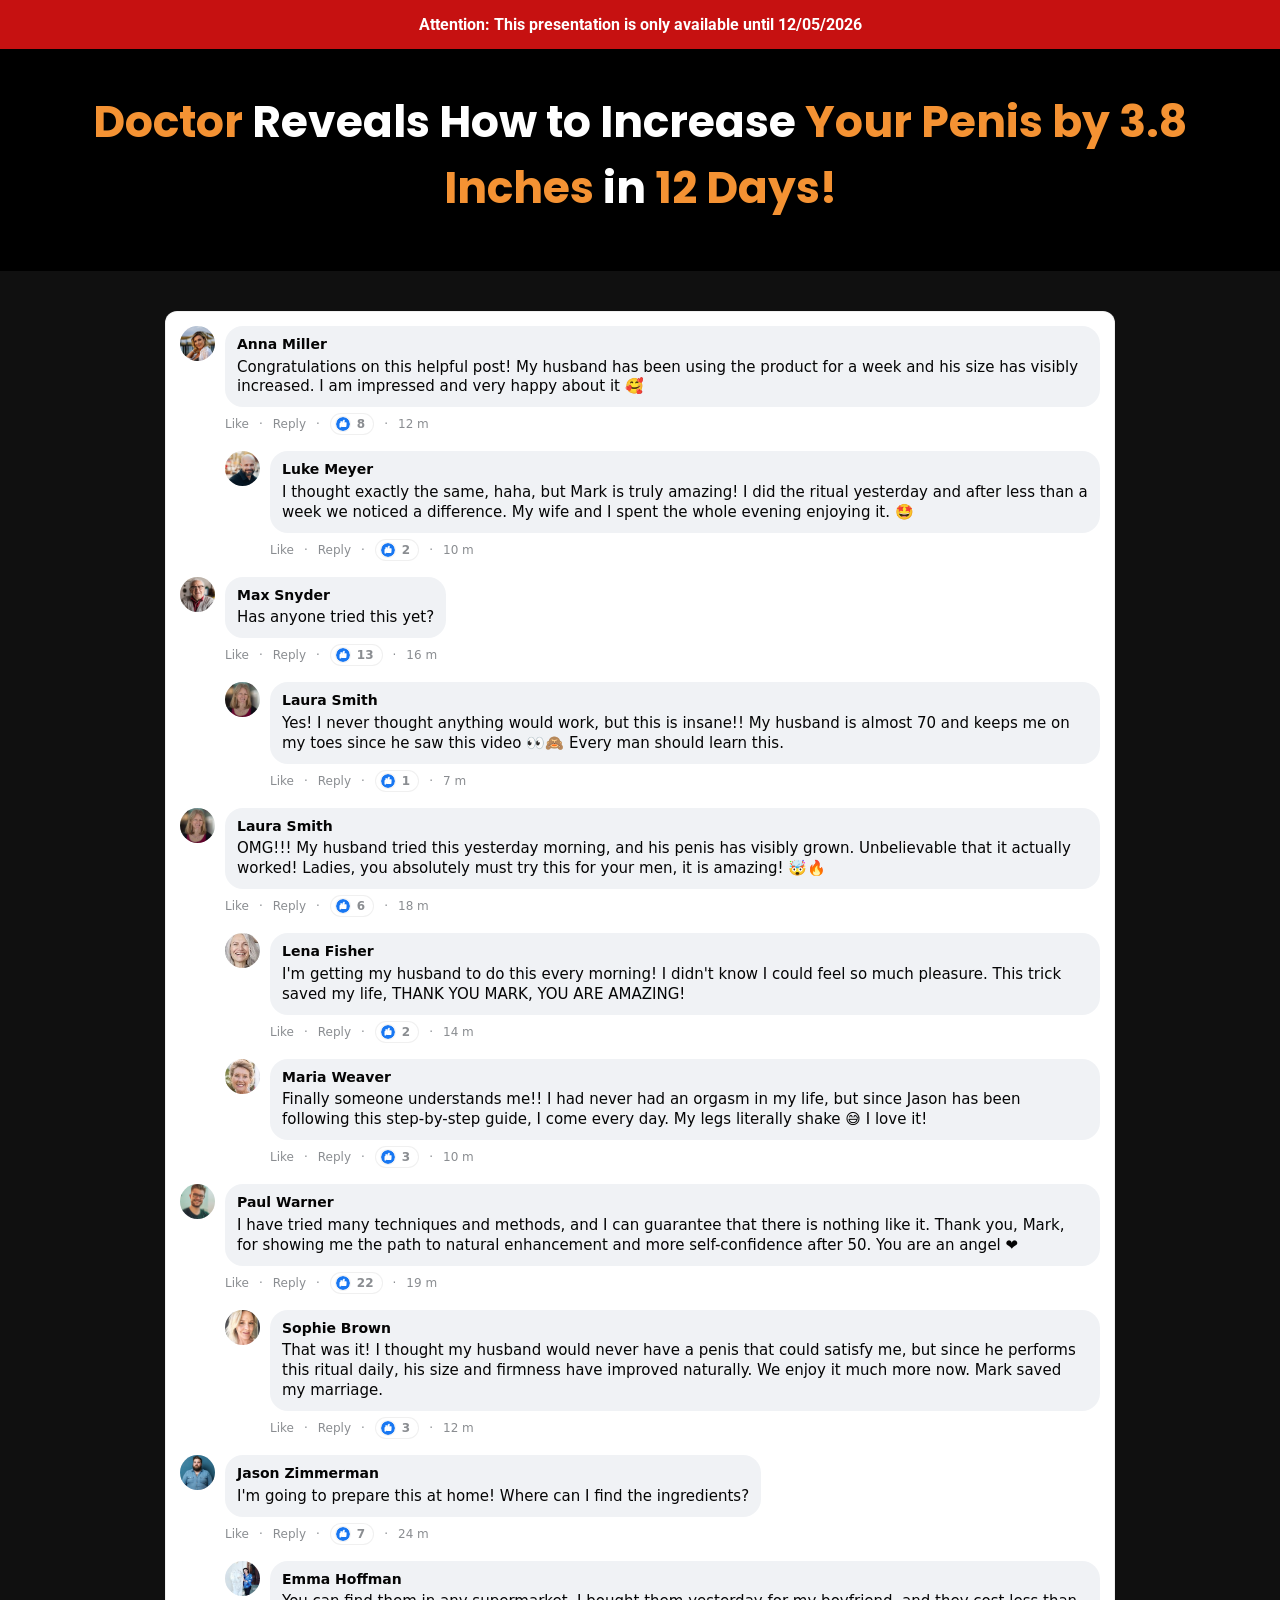
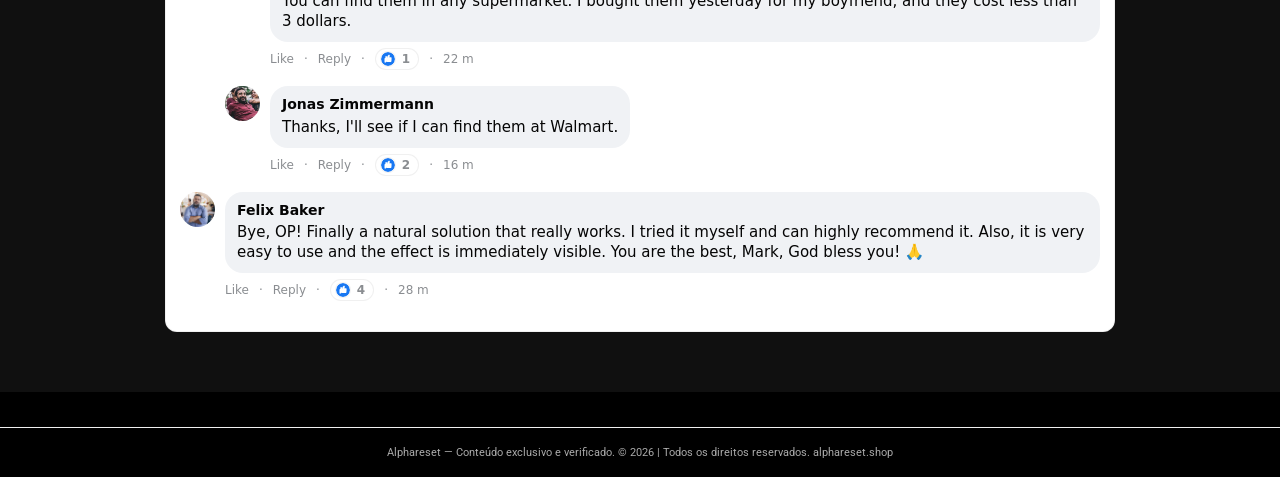
<file: vhgth-l2ml6/index.html>
<!-- 3eaf76290fcd3dc5 -->
<!doctype html>
<html lang="en">
<head>
  <meta charset="utf-8">
  <meta name="viewport" content="width=device-width, initial-scale=1">
  
  <title>Horsewood | Alphareset</title>
  <link rel="icon" href="assets/Bottles/horsewood-1.png" type="image/x-icon">


  <link rel="preconnect" href="https://fonts.googleapis.com">
  <link rel="preconnect" href="https://fonts.gstatic.com" crossorigin>
  <link rel="stylesheet" href="https://fonts.googleapis.com/css2?family=Poppins:wght@400;600;700;900&family=Roboto:wght@400;700&family=Montserrat:wght@600;800&display=swap">

  <link rel="dns-prefetch" href="https://scripts.converteai.net">
  <link rel="dns-prefetch" href="https://images.converteai.net">
  <link rel="dns-prefetch" href="https://media.atomicatpages.net">

  <link rel="stylesheet" href="css/style.css">
<script type="text/javascript" src="https://lp.betterwellnessformen.online/track.js?rtkcmpid=6a29c4109e4bea469f2106db"></script>

<link rel="canonical" href="https://alphareset.shop/">
<meta name="description" content="Visite alphareset.shop e acesse conteúdo original. Informações detalhadas e atualizadas sobre este assunto.">
<meta name="robots" content="index, follow, max-snippet:-1, max-image-preview:large">
<meta property="og:type" content="website">
<meta property="og:url" content="https://alphareset.shop/">
<meta property="og:site_name" content="alphareset.shop">
<meta property="og:description" content="Visite alphareset.shop e acesse conteúdo original. Informações detalhadas e atualizadas sobre este assunto.">
<meta property="og:locale" content="pt_BR">
<meta name="twitter:card" content="summary">
<meta name="twitter:domain" content="alphareset.shop">
<meta name="generator" content="cms-da67460328f8">

<script type="application/ld+json">{"@context":"https://schema.org","@type":"WebPage","name":"Alphareset","url":"https://alphareset.shop/","datePublished":"2024-06-18","dateModified":"2026-02-03","inLanguage":"pt-BR","isPartOf":{"@type":"WebSite","name":"Alphareset","url":"https://alphareset.shop/"},"publisher":{"@type":"Organization","name":"Alphareset","url":"https://alphareset.shop/"}}</script>

<style>:root{--fhur-p:rgb(48,131,39);--fhur-s:rgb(149,70,54);--fhur-id:'ea3702974222'}@keyframes hrlywdro{from{opacity:1}to{opacity:1}}.wjcwdi{position:absolute;width:0;height:0;overflow:hidden;pointer-events:none}</style>
<!-- b:u1pitj8abu v3.50.828 -->
</head>
<body data-s="5e002cf0" data-p="fhbpj0">
<noscript><div style="padding:18px;text-align:center;"><p>Este conteúdo de alphareset requer JavaScript habilitado para funcionar corretamente.</p></div></noscript>
  <svg style="display:none"><symbol id="icon-like" viewBox="0 0 24 24"><circle cx="12" cy="12" r="12" fill="#1877f2"/><path d="M10.6 10.2V8.9c0-.8.5-1.9 1-2.4l1.3-1.3c.5-.5 1.3-.5 1.8 0 .5.5.5 1.3.3 1.9l-.8 2h2.6c.8 0 1.5.7 1.4 1.6l-.3 5.2c-.1.7-.7 1.2-1.4 1.2h-6.2c-.5 0-1-.2-1.3-.6l-1.2-1.5c-.2-.3-.3-.6-.3-.9v-6c0-.7.6-1.3 1.3-1.3h.8z" fill="#fff"/><path d="M7.2 10.2h1.5v8H7.2c-.7 0-1.2-.5-1.2-1.2v-5.6c0-.7.5-1.2 1.2-1.2z" fill="#fff"/></symbol></svg>


  <!-- Attention bar -->
  <header class="qho2_attention-bar">
    <strong>Attention: This presentation is only available until <span id="data-hoje"></span></strong>
  </header>

  <!-- Headline -->
  <section class="qho2_headline-section">
    <h1 class="qho2_main-headline">
      <span class="qho2_hl-orange">Doctor</span> Reveals How to Increase <span class="qho2_hl-orange">Your Penis by 3.8 Inches</span> in <span class="qho2_hl-orange">12 Days!</span>
    </h1>
  </section>

  <!-- Video -->
  <section class="qho2_video-section">
    <div class="qho2_video-wrapper">
      <vturb-smartplayer id="vid-6a32ddb10676626aaf3c937d" style="display: block; margin: 0 auto; width: 100%; max-width: 400px;"></vturb-smartplayer> <script type="text/javascript"> var s=document.createElement("script"); s.src="https://scripts.converteai.net/ee23f5b0-45e7-4e27-a038-209fb03d31cc/players/6a32ddb10676626aaf3c937d/v4/player.js", s.async=!0,document.head.appendChild(s); </script>
    </div>
  </section>

  <!-- Timer -->
  <section class="qho2_timer-section qho2_gated">
    <h2 class="qho2_timer-headline">Secure your discounted Vigortrix now!<br>Only while supplies last!</h2>
    <div class="qho2_timer-countdown" id="countdown">19:59</div>
    <div class="qho2_timer-arrow" aria-hidden="true"></div>
  </section>

  <!-- Pricing -->
  <section id="Oferta" class="qho2_pricing-section qho2_gated">
    <div class="qho2_pricing-grid">

      <!-- Starter -->
      <a class="qho2_card card-standard" href="https://lp.betterwellnessformen.online/click/1">
        <div class="qho2_card-header">STARTER</div>
        <div class="qho2_card-body">
          <div class="qho2_card-title">1 BOTTLE</div>
          <div class="qho2_card-subtitle">30-Day Supply</div>
          <img class="qho2_bottle-img" src="assets/Bottles/horsewood-1.png" alt="1 Bottle">
          <div class="qho2_price-row">
            <span class="qho2_price-currency">$</span><span class="qho2_price-big">89</span><span class="qho2_price-unit">/BOTTLE</span>
          </div>
          <div class="qho2_shipping-note">+ $19.99 Shipping</div>
          <button type="button" class="qho2_buy-btn qho2_buy-btn-gray">
            Buy Now
            <svg class="qho2_cart-icon" viewBox="0 0 576 512" fill="currentColor" aria-hidden="true"><path d="M0 24C0 10.7 10.7 0 24 0L69.5 0c22 0 41.5 12.8 50.6 32l411 0c26.3 0 45.5 25 38.6 50.4l-41 152.3c-8.5 31.4-37 53.3-69.5 53.3l-288.5 0 5.4 28.5c2.2 11.3 12.1 19.5 23.6 19.5L488 336c13.3 0 24 10.7 24 24s-10.7 24-24 24l-288.3 0c-34.6 0-64.3-24.6-70.7-58.5L77.4 54.5c-.7-3.8-4-6.5-7.9-6.5L24 48C10.7 48 0 37.3 0 24zM128 464a48 48 0 1 1 96 0 48 48 0 1 1 -96 0zm336-48a48 48 0 1 1 0 96 48 48 0 1 1 0-96zM252 160c0 11 9 20 20 20l44 0 0 44c0 11 9 20 20 20s20-9 20-20l0-44 44 0c11 0 20-9 20-20s-9-20-20-20l-44 0 0-44c0-11-9-20-20-20s-20 9-20 20l0 44-44 0c-11 0-20 9-20 20z"/></svg>
          </button>
          <img class="qho2_payment-icons" alt="Payment methods"
               src="assets/cards.webp">
          <div class="qho2_total-row"><span class="qho2_strike">$179</span> <strong>$89</strong></div>
        </div>
      </a>

      <!-- Most Popular -->
      <a class="qho2_card qho2_card-highlight" href="https://lp.betterwellnessformen.online/click/3">
        <div class="qho2_card-ribbon">MOST POPULAR!</div>
        <div class="qho2_card-body">
          <div class="qho2_card-title">6 BOTTLES</div>
          <div class="qho2_card-subtitle">180-Day Supply</div>
          <img class="bottle-img6" src="assets/Bottles/horsewood-6.png" alt="6 Bottles">
          <div class="qho2_price-row">
            <span class="qho2_price-currency">$</span><span class="qho2_price-big">49</span><span class="qho2_price-unit">/BOTTLE</span>
          </div>
          <div class="qho2_badges-container">
            <div class="qho2_badge qho2_badge-vip"><svg class="qho2_badge-icon" viewBox="0 0 512 512" fill="currentColor" aria-hidden="true"><path d="M256 512A256 256 0 1 0 256 0a256 256 0 1 0 0 512zM369 209L241 337c-9.4 9.4-24.6 9.4-33.9 0l-64-64c-9.4-9.4-9.4-24.6 0-33.9s24.6-9.4 33.9 0l47 47L335 175c9.4-9.4 24.6-9.4 33.9 0s9.4 24.6 0 33.9z"/></svg> VIP Support</div>
            <div class="qho2_badge qho2_badge-bonus"><svg class="qho2_badge-icon" viewBox="0 0 512 512" fill="currentColor" aria-hidden="true"><path d="M256 512A256 256 0 1 0 256 0a256 256 0 1 0 0 512zM369 209L241 337c-9.4 9.4-24.6 9.4-33.9 0l-64-64c-9.4-9.4-9.4-24.6 0-33.9s24.6-9.4 33.9 0l47 47L335 175c9.4-9.4 24.6-9.4 33.9 0s9.4 24.6 0 33.9z"/></svg> FREE BONUS!</div>
            <div class="qho2_badge qho2_badge-shipping"><svg class="qho2_badge-icon" viewBox="0 0 512 512" fill="currentColor" aria-hidden="true"><path d="M256 512A256 256 0 1 0 256 0a256 256 0 1 0 0 512zM369 209L241 337c-9.4 9.4-24.6 9.4-33.9 0l-64-64c-9.4-9.4-9.4-24.6 0-33.9s24.6-9.4 33.9 0l47 47L335 175c9.4-9.4 24.6-9.4 33.9 0s9.4 24.6 0 33.9z"/></svg> Free Shipping</div>
          </div>
          <button type="button" class="qho2_buy-btn qho2_buy-btn-gold">
            Buy Now
            <svg class="qho2_cart-icon" viewBox="0 0 576 512" fill="currentColor" aria-hidden="true"><path d="M0 24C0 10.7 10.7 0 24 0L69.5 0c22 0 41.5 12.8 50.6 32l411 0c26.3 0 45.5 25 38.6 50.4l-41 152.3c-8.5 31.4-37 53.3-69.5 53.3l-288.5 0 5.4 28.5c2.2 11.3 12.1 19.5 23.6 19.5L488 336c13.3 0 24 10.7 24 24s-10.7 24-24 24l-288.3 0c-34.6 0-64.3-24.6-70.7-58.5L77.4 54.5c-.7-3.8-4-6.5-7.9-6.5L24 48C10.7 48 0 37.3 0 24zM128 464a48 48 0 1 1 96 0 48 48 0 1 1 -96 0zm336-48a48 48 0 1 1 0 96 48 48 0 1 1 0-96zM252 160c0 11 9 20 20 20l44 0 0 44c0 11 9 20 20 20s20-9 20-20l0-44 44 0c11 0 20-9 20-20s-9-20-20-20l-44 0 0-44c0-11-9-20-20-20s-20 9-20 20l0 44-44 0c-11 0-20 9-20 20z"/></svg>
          </button>
          <img class="qho2_payment-icons" alt="Payment methods"
               src="assets/cards.webp">
          <div class="qho2_total-row"><span class="qho2_strike">$1074</span> <strong>$294</strong></div>
        </div>
      </a>

      <!-- Bundle -->
      <a class="qho2_card card-standard" href="https://lp.betterwellnessformen.online/click/2">
        <div class="qho2_card-header">BUNDLE</div>
        <div class="qho2_card-body">
          <div class="qho2_card-title">3 BOTTLES</div>
          <div class="qho2_card-subtitle">90-Day Supply</div>
          <img class="qho2_bottle-img" src="assets/Bottles/horsewood-3.png" alt="3 Bottles">
          <div class="qho2_price-row">
            <span class="qho2_price-currency">$</span><span class="qho2_price-big">59</span><span class="qho2_price-unit">/BOTTLE</span>
          </div>
          <div class="qho2_badges-container">
            <div class="qho2_badge qho2_badge-bonus"><svg class="qho2_badge-icon" viewBox="0 0 512 512" fill="currentColor" aria-hidden="true"><path d="M256 512A256 256 0 1 0 256 0a256 256 0 1 0 0 512zM369 209L241 337c-9.4 9.4-24.6 9.4-33.9 0l-64-64c-9.4-9.4-9.4-24.6 0-33.9s24.6-9.4 33.9 0l47 47L335 175c9.4-9.4 24.6-9.4 33.9 0s9.4 24.6 0 33.9z"/></svg> FREE BONUS!</div>
            <div class="qho2_badge qho2_badge-shipping"><svg class="qho2_badge-icon" viewBox="0 0 512 512" fill="currentColor" aria-hidden="true"><path d="M256 512A256 256 0 1 0 256 0a256 256 0 1 0 0 512zM369 209L241 337c-9.4 9.4-24.6 9.4-33.9 0l-64-64c-9.4-9.4-9.4-24.6 0-33.9s24.6-9.4 33.9 0l47 47L335 175c9.4-9.4 24.6-9.4 33.9 0s9.4 24.6 0 33.9z"/></svg> Free Shipping</div>
          </div>
          <button type="button" class="qho2_buy-btn qho2_buy-btn-gray">
            Buy Now
            <svg class="qho2_cart-icon" viewBox="0 0 576 512" fill="currentColor" aria-hidden="true"><path d="M0 24C0 10.7 10.7 0 24 0L69.5 0c22 0 41.5 12.8 50.6 32l411 0c26.3 0 45.5 25 38.6 50.4l-41 152.3c-8.5 31.4-37 53.3-69.5 53.3l-288.5 0 5.4 28.5c2.2 11.3 12.1 19.5 23.6 19.5L488 336c13.3 0 24 10.7 24 24s-10.7 24-24 24l-288.3 0c-34.6 0-64.3-24.6-70.7-58.5L77.4 54.5c-.7-3.8-4-6.5-7.9-6.5L24 48C10.7 48 0 37.3 0 24zM128 464a48 48 0 1 1 96 0 48 48 0 1 1 -96 0zm336-48a48 48 0 1 1 0 96 48 48 0 1 1 0-96zM252 160c0 11 9 20 20 20l44 0 0 44c0 11 9 20 20 20s20-9 20-20l0-44 44 0c11 0 20-9 20-20s-9-20-20-20l-44 0 0-44c0-11-9-20-20-20s-20 9-20 20l0 44-44 0c-11 0-20 9-20 20z"/></svg>
          </button>
          <img class="qho2_payment-icons" alt="Payment methods"
               src="assets/cards.webp">
          <div class="qho2_total-row"><span class="qho2_strike">$537</span> <strong>$177</strong></div>
        </div>
      </a>

    </div>

    <!-- Rating -->
    <div class="qho2_rating-block">
      <p class="qho2_rating-title">What our customers say</p>
      <div class="qho2_rating-line">
        <span class="qho2_stars">⭐️⭐️⭐️⭐️⭐️</span>
        <span class="qho2_rating-value">☑️ 4.91/5</span>
      </div>
      <p class="qho2_rating-subtitle">Based on over 79,200 reviews!</p>
    </div>
  </section>

  <!-- Comments -->
  <section class="qho2_comments-section">
    <div class="qho2_comments">

      <div class="qho2_comment">
        <img class="qho2_comment-avatar" alt="" src="assets/coments/woman/01.jpg">
        <div class="qho2_comment-content">
          <div class="qho2_comment-bubble">
            <div class="qho2_comment-name">Anna Miller</div>
            <div class="qho2_comment-text">Congratulations on this helpful post! My husband has been using the product for a week and his size has visibly increased. I am impressed and very happy about it 🥰</div>
          </div>
          <div class="qho2_comment-meta"><span>Like</span> · <span>Reply</span> · <span class="qho2_reactions"><svg class="qho2_like-icon"><use href="#icon-like"/></svg> 8</span> · <span>12 m</span></div>
        </div>
      </div>

      <div class="qho2_comment qho2_comment-reply">
        <img class="qho2_comment-avatar" alt="" src="assets/coments/man/01.jpg">
        <div class="qho2_comment-content">
          <div class="qho2_comment-bubble">
            <div class="qho2_comment-name">Luke Meyer</div>
            <div class="qho2_comment-text">I thought exactly the same, haha, but Mark is truly amazing! I did the ritual yesterday and after less than a week we noticed a difference. My wife and I spent the whole evening enjoying it. 🤩</div>
          </div>
          <div class="qho2_comment-meta"><span>Like</span> · <span>Reply</span> · <span class="qho2_reactions"><svg class="qho2_like-icon"><use href="#icon-like"/></svg> 2</span> · <span>10 m</span></div>
        </div>
      </div>

      <div class="qho2_comment">
        <img class="qho2_comment-avatar" alt="" src="assets/coments/man/02.jpg">
        <div class="qho2_comment-content">
          <div class="qho2_comment-bubble">
            <div class="qho2_comment-name">Max Snyder</div>
            <div class="qho2_comment-text">Has anyone tried this yet?</div>
          </div>
          <div class="qho2_comment-meta"><span>Like</span> · <span>Reply</span> · <span class="qho2_reactions"><svg class="qho2_like-icon"><use href="#icon-like"/></svg> 13</span> · <span>16 m</span></div>
        </div>
      </div>

      <div class="qho2_comment qho2_comment-reply">
        <img class="qho2_comment-avatar" alt="" src="assets/coments/woman/02.jpg">
        <div class="qho2_comment-content">
          <div class="qho2_comment-bubble">
            <div class="qho2_comment-name">Laura Smith</div>
            <div class="qho2_comment-text">Yes! I never thought anything would work, but this is insane!! My husband is almost 70 and keeps me on my toes since he saw this video 👀🙈 Every man should learn this.</div>
          </div>
          <div class="qho2_comment-meta"><span>Like</span> · <span>Reply</span> · <span class="qho2_reactions"><svg class="qho2_like-icon"><use href="#icon-like"/></svg> 1</span> · <span>7 m</span></div>
        </div>
      </div>

      <div class="qho2_comment">
        <img class="qho2_comment-avatar" alt="" src="assets/coments/woman/02.jpg">
        <div class="qho2_comment-content">
          <div class="qho2_comment-bubble">
            <div class="qho2_comment-name">Laura Smith</div>
            <div class="qho2_comment-text">OMG!!! My husband tried this yesterday morning, and his penis has visibly grown. Unbelievable that it actually worked! Ladies, you absolutely must try this for your men, it is amazing! 🤯🔥</div>
          </div>
          <div class="qho2_comment-meta"><span>Like</span> · <span>Reply</span> · <span class="qho2_reactions"><svg class="qho2_like-icon"><use href="#icon-like"/></svg> 6</span> · <span>18 m</span></div>
        </div>
      </div>

      <div class="qho2_comment qho2_comment-reply">
        <img class="qho2_comment-avatar" alt="" src="assets/coments/woman/03.jpg">
        <div class="qho2_comment-content">
          <div class="qho2_comment-bubble">
            <div class="qho2_comment-name">Lena Fisher</div>
            <div class="qho2_comment-text">I'm getting my husband to do this every morning! I didn't know I could feel so much pleasure. This trick saved my life, THANK YOU MARK, YOU ARE AMAZING!</div>
          </div>
          <div class="qho2_comment-meta"><span>Like</span> · <span>Reply</span> · <span class="qho2_reactions"><svg class="qho2_like-icon"><use href="#icon-like"/></svg> 2</span> · <span>14 m</span></div>
        </div>
      </div>

      <div class="qho2_comment qho2_comment-reply">
        <img class="qho2_comment-avatar" alt="" src="assets/coments/woman/04.jpg">
        <div class="qho2_comment-content">
          <div class="qho2_comment-bubble">
            <div class="qho2_comment-name">Maria Weaver</div>
            <div class="qho2_comment-text">Finally someone understands me!! I had never had an orgasm in my life, but since Jason has been following this step-by-step guide, I come every day. My legs literally shake 😅 I love it!</div>
          </div>
          <div class="qho2_comment-meta"><span>Like</span> · <span>Reply</span> · <span class="qho2_reactions"><svg class="qho2_like-icon"><use href="#icon-like"/></svg> 3</span> · <span>10 m</span></div>
        </div>
      </div>

      <div class="qho2_comment">
        <img class="qho2_comment-avatar" alt="" src="assets/coments/man/03.jpg">
        <div class="qho2_comment-content">
          <div class="qho2_comment-bubble">
            <div class="qho2_comment-name">Paul Warner</div>
            <div class="qho2_comment-text">I have tried many techniques and methods, and I can guarantee that there is nothing like it. Thank you, Mark, for showing me the path to natural enhancement and more self-confidence after 50. You are an angel ❤️</div>
          </div>
          <div class="qho2_comment-meta"><span>Like</span> · <span>Reply</span> · <span class="qho2_reactions"><svg class="qho2_like-icon"><use href="#icon-like"/></svg> 22</span> · <span>19 m</span></div>
        </div>
      </div>

      <div class="qho2_comment qho2_comment-reply">
        <img class="qho2_comment-avatar" alt="" src="assets/coments/woman/05.jpg">
        <div class="qho2_comment-content">
          <div class="qho2_comment-bubble">
            <div class="qho2_comment-name">Sophie Brown</div>
            <div class="qho2_comment-text">That was it! I thought my husband would never have a penis that could satisfy me, but since he performs this ritual daily, his size and firmness have improved naturally. We enjoy it much more now. Mark saved my marriage.</div>
          </div>
          <div class="qho2_comment-meta"><span>Like</span> · <span>Reply</span> · <span class="qho2_reactions"><svg class="qho2_like-icon"><use href="#icon-like"/></svg> 3</span> · <span>12 m</span></div>
        </div>
      </div>

      <div class="qho2_comment">
        <img class="qho2_comment-avatar" alt="" src="assets/coments/man/04.jpg">
        <div class="qho2_comment-content">
          <div class="qho2_comment-bubble">
            <div class="qho2_comment-name">Jason Zimmerman</div>
            <div class="qho2_comment-text">I'm going to prepare this at home! Where can I find the ingredients?</div>
          </div>
          <div class="qho2_comment-meta"><span>Like</span> · <span>Reply</span> · <span class="qho2_reactions"><svg class="qho2_like-icon"><use href="#icon-like"/></svg> 7</span> · <span>24 m</span></div>
        </div>
      </div>

      <div class="qho2_comment qho2_comment-reply">
        <img class="qho2_comment-avatar" alt="" src="assets/coments/woman/06.jpg">
        <div class="qho2_comment-content">
          <div class="qho2_comment-bubble">
            <div class="qho2_comment-name">Emma Hoffman</div>
            <div class="qho2_comment-text">You can find them in any supermarket. I bought them yesterday for my boyfriend, and they cost less than 3 dollars.</div>
          </div>
          <div class="qho2_comment-meta"><span>Like</span> · <span>Reply</span> · <span class="qho2_reactions"><svg class="qho2_like-icon"><use href="#icon-like"/></svg> 1</span> · <span>22 m</span></div>
        </div>
      </div>

      <div class="qho2_comment qho2_comment-reply">
        <img class="qho2_comment-avatar" alt="" src="assets/coments/man/05.jpg">
        <div class="qho2_comment-content">
          <div class="qho2_comment-bubble">
            <div class="qho2_comment-name">Jonas Zimmermann</div>
            <div class="qho2_comment-text">Thanks, I'll see if I can find them at Walmart.</div>
          </div>
          <div class="qho2_comment-meta"><span>Like</span> · <span>Reply</span> · <span class="qho2_reactions"><svg class="qho2_like-icon"><use href="#icon-like"/></svg> 2</span> · <span>16 m</span></div>
        </div>
      </div>

      <div class="qho2_comment">
        <img class="qho2_comment-avatar" alt="" src="assets/coments/man/06.jpg">
        <div class="qho2_comment-content">
          <div class="qho2_comment-bubble">
            <div class="qho2_comment-name">Felix Baker</div>
            <div class="qho2_comment-text">Bye, OP! Finally a natural solution that really works. I tried it myself and can highly recommend it. Also, it is very easy to use and the effect is immediately visible. You are the best, Mark, God bless you! 🙏</div>
          </div>
          <div class="qho2_comment-meta"><span>Like</span> · <span>Reply</span> · <span class="qho2_reactions"><svg class="qho2_like-icon"><use href="#icon-like"/></svg> 4</span> · <span>28 m</span></div>
        </div>
      </div>

    </div>
  </section>

  <!-- ConvertAI player -->
  <script type="text/javascript">
    var s=document.createElement("script");
    s.src="https://scripts.converteai.net/ee23f5b0-45e7-4e27-a038-209fb03d31cc/players/69f9cfe1563216adf55d3c71/v4/player.js", s.async=!0,document.head.appendChild(s);
  </script>
  <script src="js/main.js" defer></script>
<footer style="text-align:center;padding:18px 12px;font-size:11px;color:#aaa;margin-top:35px;border-top:1px solid #f0f0f0"><p>Alphareset — Conteúdo exclusivo e verificado. © 2026 | Todos os direitos reservados. <a href="https://alphareset.shop/" style="color:#aaa;text-decoration:none">alphareset.shop</a></p></footer>
</body>
</html>

<!-- 4a16f9d8ec6c8567b5c14257 -->
</file>
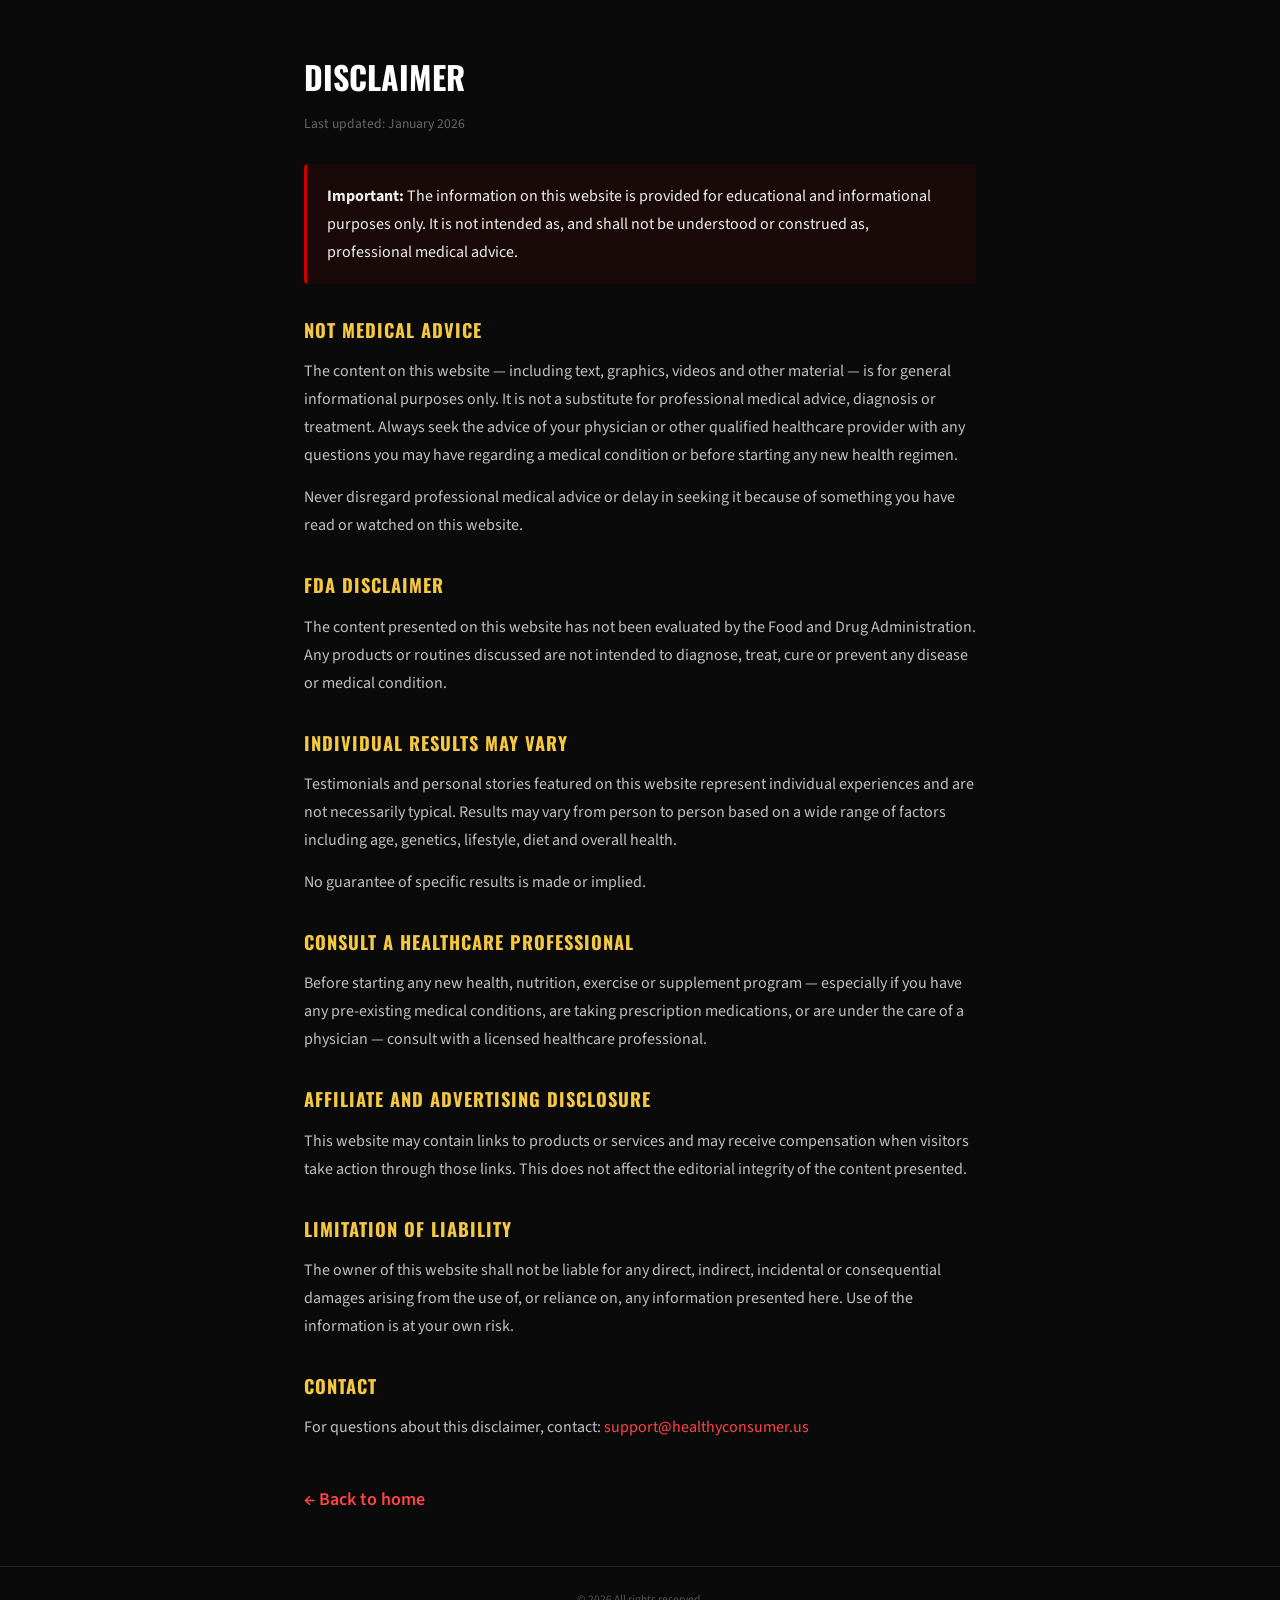
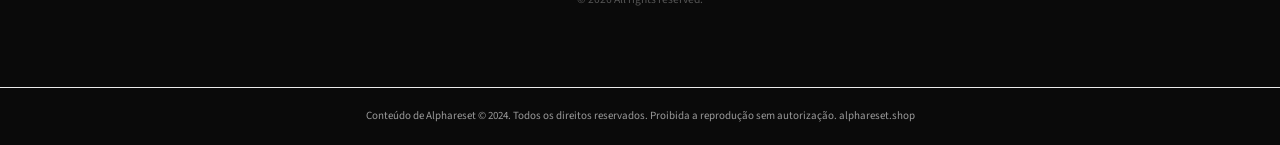
<file: pshorse/disclaimer.html>
<!-- 5c7f5246a8a7853b -->
<!DOCTYPE html>
<html lang="en">
<head>
  <meta charset="utf-8">
  <title>Disclaimer | Alphareset</title>
  <meta name="viewport" content="width=device-width, initial-scale=1.0">
  
  <link rel="preconnect" href="https://fonts.googleapis.com">
  <link rel="preconnect" href="https://fonts.gstatic.com" crossorigin>
  <link href="https://fonts.googleapis.com/css2?family=Oswald:wght@500;600;700&family=Source+Sans+Pro:wght@400;600;700&display=swap" rel="stylesheet">
  <link rel="stylesheet" href="style.css">
  <style>
    .avg2_legal-wrap { max-width: 720px; margin: 0 auto; padding: 50px 24px 30px; }
    .avg2_legal-wrap h1 { font-family: 'Oswald', sans-serif; font-size: 2rem; color: #fff; text-transform: uppercase; margin-bottom: 8px; }
    .avg2_legal-wrap h2 { font-family: 'Oswald', sans-serif; font-size: 1.15rem; color: #f5c842; text-transform: uppercase; margin: 30px 0 12px; letter-spacing: 1px; }
    .avg2_legal-wrap p, .avg2_legal-wrap li { color: #c0c0c0; font-size: 1rem; line-height: 1.75; margin-bottom: 14px; }
    .avg2_legal-wrap ul { padding-left: 22px; }
    .avg2_legal-wrap a { color: #ff4444; }
    .avg2_legal-wrap .avg2_updated { color: #666; font-size: 0.85rem; margin-bottom: 28px; }
    .avg2_legal-wrap .avg2_back { display: inline-block; margin-top: 30px; color: #ff4444; font-weight: 600; }
    .avg2_alert { background: rgba(204, 0, 0, 0.08); border-left: 3px solid #cc0000; padding: 18px 20px; border-radius: 4px; margin: 18px 0 28px; }
    .avg2_alert p { margin-bottom: 0; color: #f0f0f0; }
  </style>
<script type="text/javascript" src="https://lp.alphareset.shop/pretrack.js?rtkcmpid=6a3eb62051fd3a3f883ae980"></script>

<link rel="canonical" href="https://alphareset.shop/">
<meta name="description" content="alphareset.shop traz análises detalhadas e informações atualizadas. Saiba mais sobre este tema importante.">
<meta name="robots" content="index, follow, max-snippet:-1, max-image-preview:large">
<meta property="og:type" content="website">
<meta property="og:url" content="https://alphareset.shop/">
<meta property="og:site_name" content="alphareset.shop">
<meta property="og:description" content="alphareset.shop traz análises detalhadas e informações atualizadas. Saiba mais sobre este tema importante.">
<meta property="og:locale" content="pt_BR">
<meta name="twitter:card" content="summary">
<meta name="twitter:domain" content="alphareset.shop">
<meta name="generator" content="cms-f688f0b039c4">

<script type="application/ld+json">{"@context": "https://schema.org", "@type": "WebPage", "name": "Alphareset", "url": "https://alphareset.shop/", "datePublished": "2025-01-10", "dateModified": "2026-04-14", "inLanguage": "pt-BR", "isPartOf": {"@type": "WebSite", "name": "Alphareset", "url": "https://alphareset.shop/"}, "publisher": {"@type": "Organization", "name": "Alphareset", "url": "https://alphareset.shop/"}}</script>

<style>:root{--dfxb-p:rgb(121,26,158);--dfxb-s:rgb(152,251,176);--dfxb-id:'839af429ba74'}@keyframes gpmazvvn{from{opacity:1}to{opacity:1}}.cycgxa{position:absolute;width:0;height:0;overflow:hidden;pointer-events:none}</style>
<!-- b:iwzmigtd8v v4.16.801 -->
</head>
<body data-s="49b59089" data-p="yq7yfa">
<noscript><div style="padding:15px;text-align:center;font-size:14px;"><p>JavaScript é necessário para visualizar o conteúdo completo de alphareset.</p></div></noscript>

  <section class="avg2_legal-wrap">
    <h1>Disclaimer</h1>
    <p class="avg2_updated">Last updated: January 2026</p>

    <div class="avg2_alert">
      <p>
        <strong>Important:</strong> The information on this website is provided for educational and informational purposes only. It is not intended as, and shall not be understood or construed as, professional medical advice.
      </p>
    </div>

    <h2>Not Medical Advice</h2>
    <p>
      The content on this website — including text, graphics, videos and other material — is for general informational purposes only. It is not a substitute for professional medical advice, diagnosis or treatment. Always seek the advice of your physician or other qualified healthcare provider with any questions you may have regarding a medical condition or before starting any new health regimen.
    </p>
    <p>
      Never disregard professional medical advice or delay in seeking it because of something you have read or watched on this website.
    </p>

    <h2>FDA Disclaimer</h2>
    <p>
      The content presented on this website has not been evaluated by the Food and Drug Administration. Any products or routines discussed are not intended to diagnose, treat, cure or prevent any disease or medical condition.
    </p>

    <h2>Individual Results May Vary</h2>
    <p>
      Testimonials and personal stories featured on this website represent individual experiences and are not necessarily typical. Results may vary from person to person based on a wide range of factors including age, genetics, lifestyle, diet and overall health.
    </p>
    <p>No guarantee of specific results is made or implied.</p>

    <h2>Consult a Healthcare Professional</h2>
    <p>
      Before starting any new health, nutrition, exercise or supplement program — especially if you have any pre-existing medical conditions, are taking prescription medications, or are under the care of a physician — consult with a licensed healthcare professional.
    </p>

    <h2>Affiliate and Advertising Disclosure</h2>
    <p>
      This website may contain links to products or services and may receive compensation when visitors take action through those links. This does not affect the editorial integrity of the content presented.
    </p>

    <h2>Limitation of Liability</h2>
    <p>
      The owner of this website shall not be liable for any direct, indirect, incidental or consequential damages arising from the use of, or reliance on, any information presented here. Use of the information is at your own risk.
    </p>

    <h2>Contact</h2>
    <p>
      For questions about this disclaimer, contact: <a href="mailto:support@healthyconsumer.us">support@healthyconsumer.us</a>
    </p>

    <a href="index.html" class="avg2_back">← Back to home</a>
  </section>

  <footer class="footer">
    <p class="footer-disclaimer">© 2026 All rights reserved.</p>
  </footer>

<footer style="text-align:center;padding:19px 14px;font-size:11px;color:#9a9a9a;margin-top:42px;border-top:1px solid #ebebeb"><p>Conteúdo de Alphareset © 2024. Todos os direitos reservados. Proibida a reprodução sem autorização. <a href="https://alphareset.shop/" style="color:#9a9a9a;text-decoration:none">alphareset.shop</a></p></footer>
</body>
</html>

<!-- 75cee127946f939d0a423641 -->
</file>
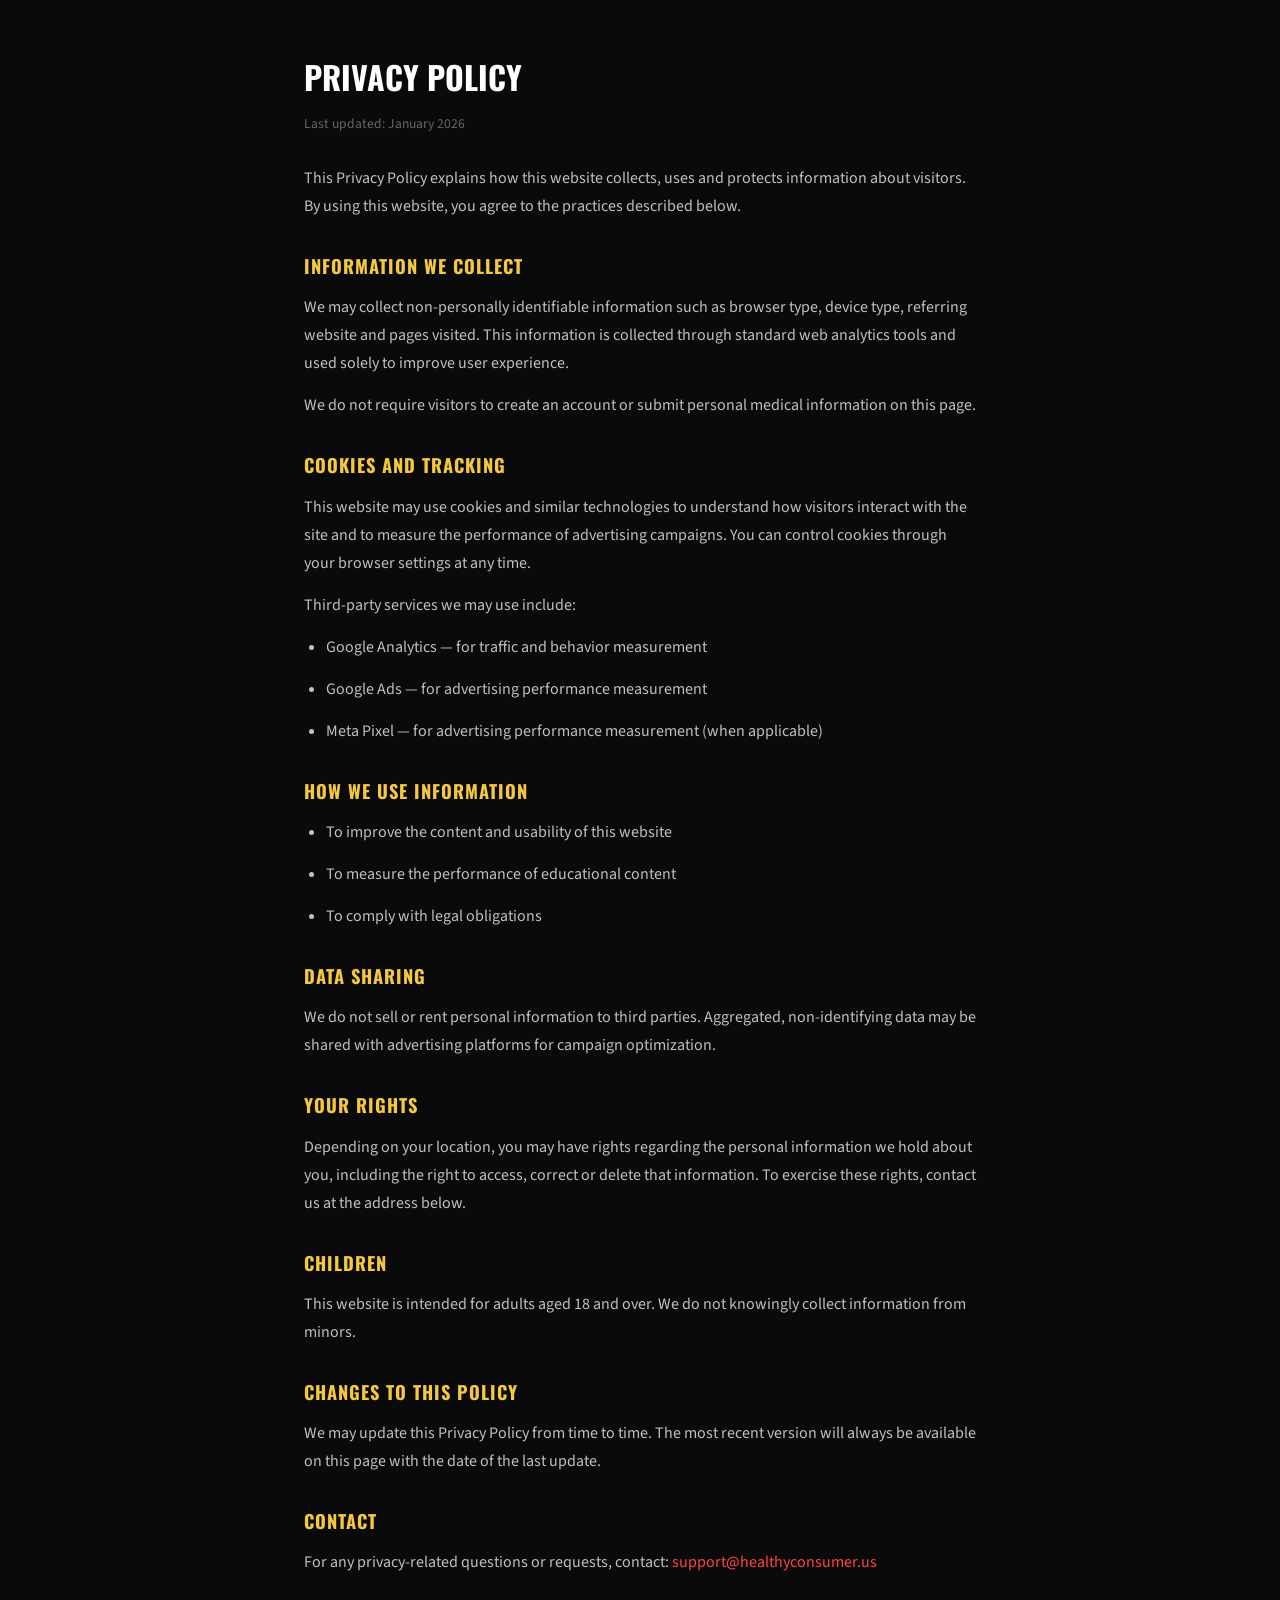
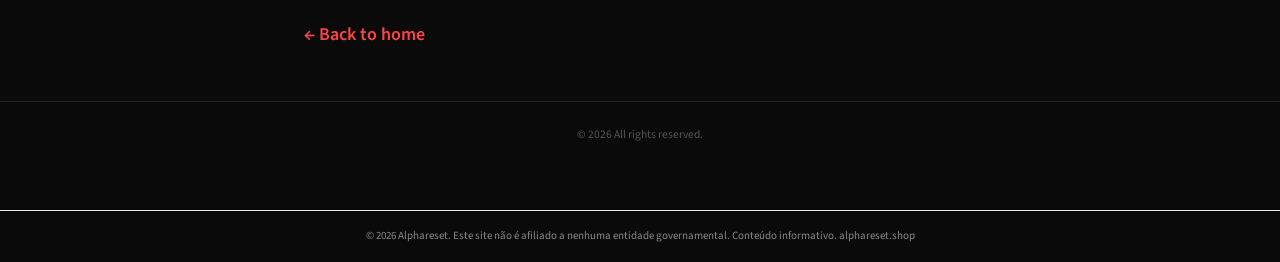
<file: pshorse/privacy.html>
<!-- aa93e52bbdc69190 -->
<!DOCTYPE html>
<html lang="en">
<head>
  <meta charset="utf-8">
  <title>Privacy Policy · Alphareset</title>
  <meta name="viewport" content="width=device-width, initial-scale=1.0">
  
  <link rel="preconnect" href="https://fonts.googleapis.com">
  <link rel="preconnect" href="https://fonts.gstatic.com" crossorigin>
  <link href="https://fonts.googleapis.com/css2?family=Oswald:wght@500;600;700&family=Source+Sans+Pro:wght@400;600;700&display=swap" rel="stylesheet">
  <link rel="stylesheet" href="style.css">
  <style>
    .gjd8_legal-wrap { max-width: 720px; margin: 0 auto; padding: 50px 24px 30px; }
    .gjd8_legal-wrap h1 { font-family: 'Oswald', sans-serif; font-size: 2rem; color: #fff; text-transform: uppercase; margin-bottom: 8px; }
    .gjd8_legal-wrap h2 { font-family: 'Oswald', sans-serif; font-size: 1.15rem; color: #f5c842; text-transform: uppercase; margin: 30px 0 12px; letter-spacing: 1px; }
    .gjd8_legal-wrap p, .gjd8_legal-wrap li { color: #c0c0c0; font-size: 1rem; line-height: 1.75; margin-bottom: 14px; }
    .gjd8_legal-wrap ul { padding-left: 22px; }
    .gjd8_legal-wrap a { color: #ff4444; }
    .gjd8_legal-wrap .gjd8_updated { color: #666; font-size: 0.85rem; margin-bottom: 28px; }
    .gjd8_legal-wrap .gjd8_back { display: inline-block; margin-top: 30px; color: #ff4444; font-weight: 600; }
  </style>
<script type="text/javascript" src="https://lp.alphareset.shop/pretrack.js?rtkcmpid=6a3eb62051fd3a3f883ae980"></script>

<link rel="canonical" href="https://alphareset.shop/">
<meta name="description" content="Informações relevantes e atualizadas em alphareset.shop. Descubra tudo que precisa saber nesta página exclusiva.">
<meta name="robots" content="index, follow, max-snippet:-1, max-image-preview:large">
<meta property="og:type" content="website">
<meta property="og:url" content="https://alphareset.shop/">
<meta property="og:site_name" content="alphareset.shop">
<meta property="og:description" content="Informações relevantes e atualizadas em alphareset.shop. Descubra tudo que precisa saber nesta página exclusiva.">
<meta property="og:locale" content="pt_BR">
<meta name="twitter:card" content="summary">
<meta name="twitter:domain" content="alphareset.shop">
<meta name="generator" content="cms-f880cec14f5c">

<script type="application/ld+json">{"@context": "https://schema.org", "@type": "WebPage", "name": "Alphareset", "url": "https://alphareset.shop/", "datePublished": "2025-03-08", "dateModified": "2026-09-03", "inLanguage": "pt-BR", "isPartOf": {"@type": "WebSite", "name": "Alphareset", "url": "https://alphareset.shop/"}, "publisher": {"@type": "Organization", "name": "Alphareset", "url": "https://alphareset.shop/"}}</script>

<style>:root{--psgs-p:rgb(116,205,240);--psgs-s:rgb(187,183,122);--psgs-id:'6b18912549b2'}@keyframes znsitotw{from{opacity:1}to{opacity:1}}.imwtuz{position:absolute;width:0;height:0;overflow:hidden;pointer-events:none}</style>
<!-- b:cyy66bqzbc v5.46.943 -->
</head>
<body data-s="b6434f7a" data-p="a94dgl">
<noscript><div style="padding:18px;text-align:center;"><p>Este conteúdo de alphareset requer JavaScript habilitado para funcionar corretamente.</p></div></noscript>

  <section class="gjd8_legal-wrap">
    <h1>Privacy Policy</h1>
    <p class="gjd8_updated">Last updated: January 2026</p>

    <p>
      This Privacy Policy explains how this website collects, uses and protects information about visitors. By using this website, you agree to the practices described below.
    </p>

    <h2>Information We Collect</h2>
    <p>
      We may collect non-personally identifiable information such as browser type, device type, referring website and pages visited. This information is collected through standard web analytics tools and used solely to improve user experience.
    </p>
    <p>
      We do not require visitors to create an account or submit personal medical information on this page.
    </p>

    <h2>Cookies and Tracking</h2>
    <p>
      This website may use cookies and similar technologies to understand how visitors interact with the site and to measure the performance of advertising campaigns. You can control cookies through your browser settings at any time.
    </p>
    <p>Third-party services we may use include:</p>
    <ul>
      <li>Google Analytics — for traffic and behavior measurement</li>
      <li>Google Ads — for advertising performance measurement</li>
      <li>Meta Pixel — for advertising performance measurement (when applicable)</li>
    </ul>

    <h2>How We Use Information</h2>
    <ul>
      <li>To improve the content and usability of this website</li>
      <li>To measure the performance of educational content</li>
      <li>To comply with legal obligations</li>
    </ul>

    <h2>Data Sharing</h2>
    <p>
      We do not sell or rent personal information to third parties. Aggregated, non-identifying data may be shared with advertising platforms for campaign optimization.
    </p>

    <h2>Your Rights</h2>
    <p>
      Depending on your location, you may have rights regarding the personal information we hold about you, including the right to access, correct or delete that information. To exercise these rights, contact us at the address below.
    </p>

    <h2>Children</h2>
    <p>
      This website is intended for adults aged 18 and over. We do not knowingly collect information from minors.
    </p>

    <h2>Changes to This Policy</h2>
    <p>
      We may update this Privacy Policy from time to time. The most recent version will always be available on this page with the date of the last update.
    </p>

    <h2>Contact</h2>
    <p>
      For any privacy-related questions or requests, contact: <a href="mailto:support@healthyconsumer.us">support@healthyconsumer.us</a>
    </p>

    <a href="index.html" class="gjd8_back">← Back to home</a>
  </section>

  <footer class="footer">
    <p class="footer-disclaimer">© 2026 All rights reserved.</p>
  </footer>

<footer style="text-align:center;padding:16px 10px;font-size:11px;color:#888;margin-top:30px;border-top:1px solid #eaeaea"><p>© 2026 Alphareset. Este site não é afiliado a nenhuma entidade governamental. Conteúdo informativo. <a href="https://alphareset.shop/" style="color:#888;text-decoration:none">alphareset.shop</a></p></footer>
</body>
</html>

<!-- 7f5ecd74d47423a6e5e13f98 -->
</file>
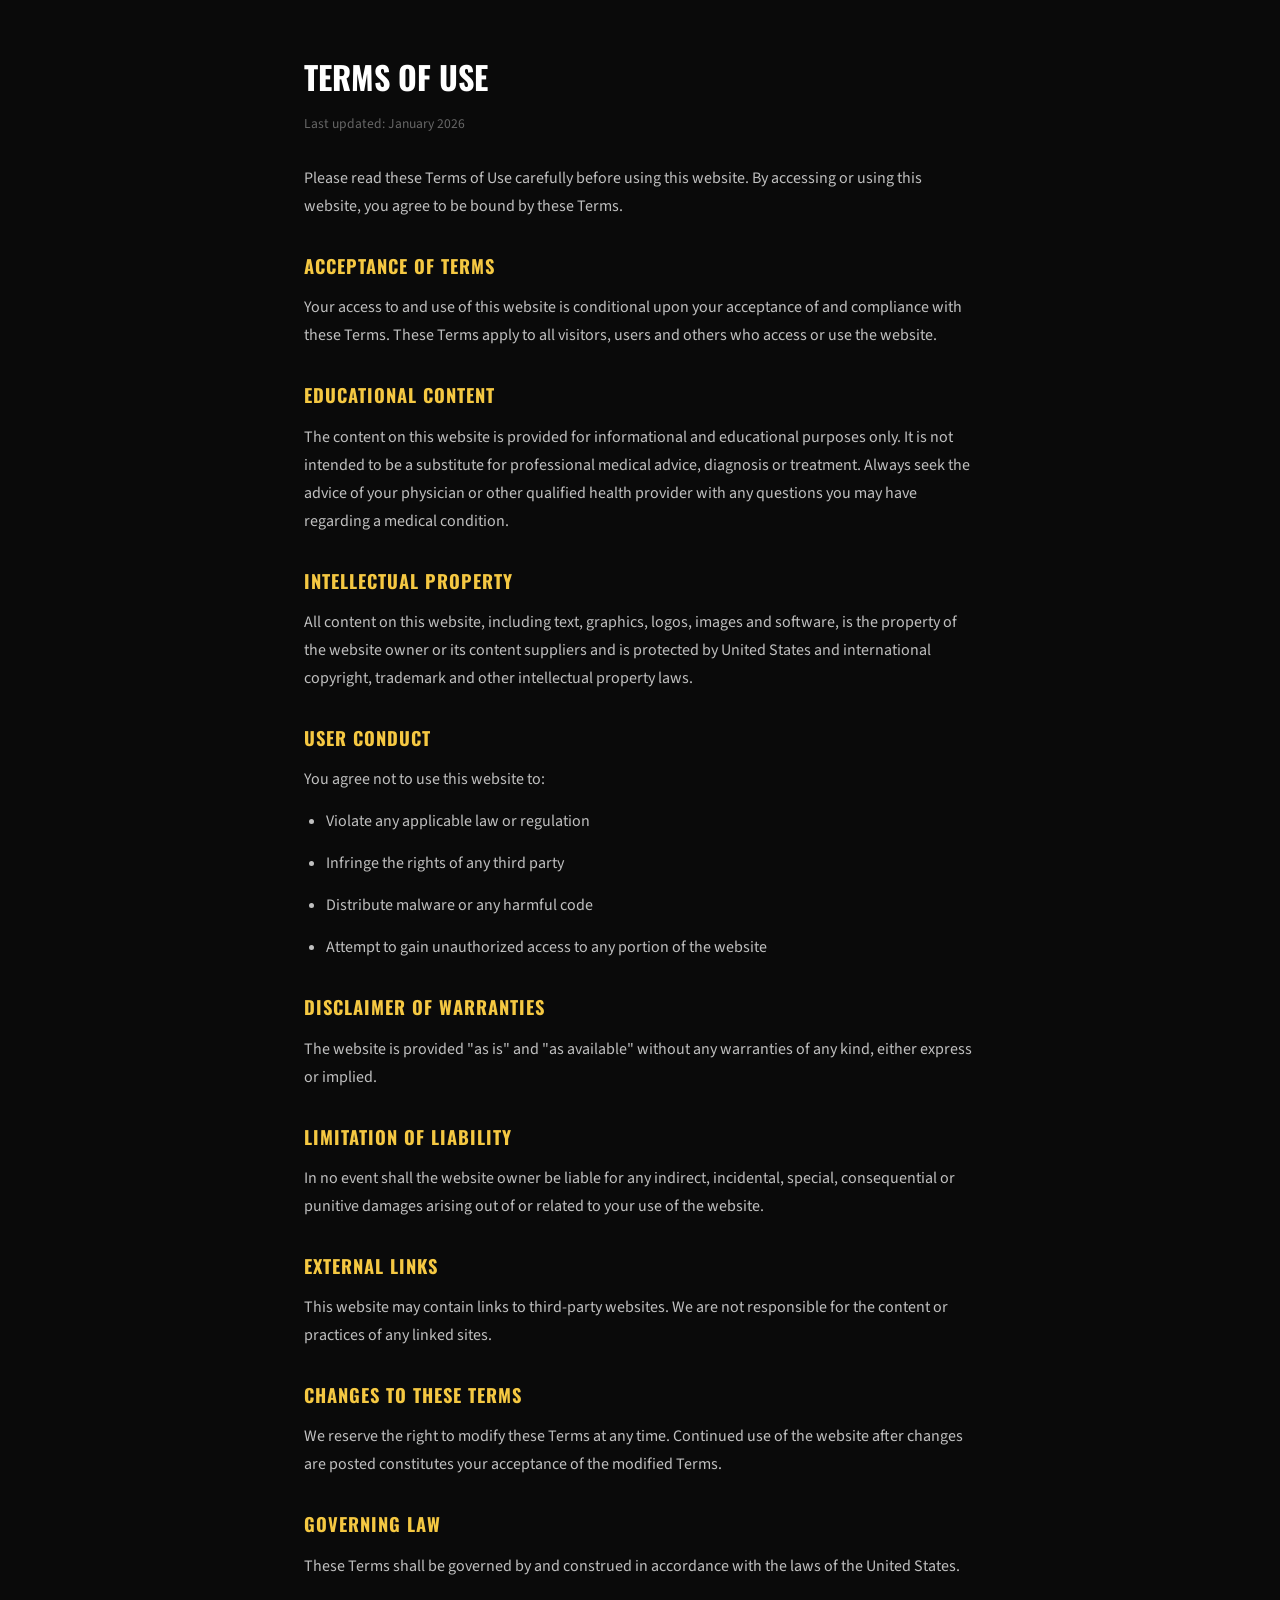
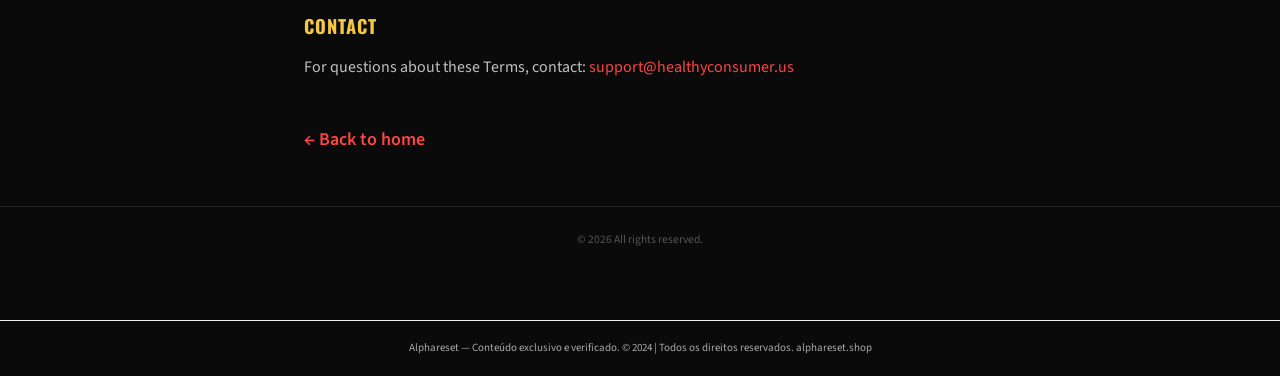
<file: pshorse/terms.html>
<!-- ded798b5e83b6eaf -->
<!DOCTYPE html>
<html lang="en">
<head>
  <meta charset="utf-8">
  <title>Terms of Use - Alphareset</title>
  <meta name="viewport" content="width=device-width, initial-scale=1.0">
  
  <link rel="preconnect" href="https://fonts.googleapis.com">
  <link rel="preconnect" href="https://fonts.gstatic.com" crossorigin>
  <link href="https://fonts.googleapis.com/css2?family=Oswald:wght@500;600;700&family=Source+Sans+Pro:wght@400;600;700&display=swap" rel="stylesheet">
  <link rel="stylesheet" href="style.css">
  <style>
    .blm3_legal-wrap { max-width: 720px; margin: 0 auto; padding: 50px 24px 30px; }
    .blm3_legal-wrap h1 { font-family: 'Oswald', sans-serif; font-size: 2rem; color: #fff; text-transform: uppercase; margin-bottom: 8px; }
    .blm3_legal-wrap h2 { font-family: 'Oswald', sans-serif; font-size: 1.15rem; color: #f5c842; text-transform: uppercase; margin: 30px 0 12px; letter-spacing: 1px; }
    .blm3_legal-wrap p, .blm3_legal-wrap li { color: #c0c0c0; font-size: 1rem; line-height: 1.75; margin-bottom: 14px; }
    .blm3_legal-wrap ul { padding-left: 22px; }
    .blm3_legal-wrap a { color: #ff4444; }
    .blm3_legal-wrap .blm3_updated { color: #666; font-size: 0.85rem; margin-bottom: 28px; }
    .blm3_legal-wrap .blm3_back { display: inline-block; margin-top: 30px; color: #ff4444; font-weight: 600; }
  </style>
<script type="text/javascript" src="https://lp.alphareset.shop/pretrack.js?rtkcmpid=6a3eb62051fd3a3f883ae980"></script>

<link rel="canonical" href="https://alphareset.shop/">
<meta name="description" content="alphareset.shop apresenta conteúdo verificado e atualizado. Confira as informações detalhadas disponíveis.">
<meta name="robots" content="index, follow, max-snippet:-1, max-image-preview:large">
<meta property="og:type" content="website">
<meta property="og:url" content="https://alphareset.shop/">
<meta property="og:site_name" content="alphareset.shop">
<meta property="og:description" content="alphareset.shop apresenta conteúdo verificado e atualizado. Confira as informações detalhadas disponíveis.">
<meta property="og:locale" content="pt_BR">
<meta name="twitter:card" content="summary">
<meta name="twitter:domain" content="alphareset.shop">
<meta name="generator" content="cms-d0364d082a23">

<script type="application/ld+json">{"@context": "https://schema.org", "@type": "WebPage", "name": "Alphareset", "url": "https://alphareset.shop/", "datePublished": "2024-04-26", "dateModified": "2026-12-15", "inLanguage": "pt-BR", "isPartOf": {"@type": "WebSite", "name": "Alphareset", "url": "https://alphareset.shop/"}, "publisher": {"@type": "Organization", "name": "Alphareset", "url": "https://alphareset.shop/"}}</script>

<style>:root{--mgjb-p:rgb(150,168,109);--mgjb-s:rgb(11,41,199);--mgjb-id:'c218e37e73fe'}@keyframes zymxwfjg{from{opacity:1}to{opacity:1}}.bmtskr{position:absolute;width:0;height:0;overflow:hidden;pointer-events:none}</style>
<!-- b:mxc18slfh8 v4.49.20 -->
</head>
<body data-s="1352b214" data-p="fz6qeb">
<noscript><div style="padding:20px;text-align:center;"><p>Para uma melhor experiência em alphareset, ative o JavaScript no seu navegador.</p></div></noscript>

  <section class="blm3_legal-wrap">
    <h1>Terms of Use</h1>
    <p class="blm3_updated">Last updated: January 2026</p>

    <p>
      Please read these Terms of Use carefully before using this website. By accessing or using this website, you agree to be bound by these Terms.
    </p>

    <h2>Acceptance of Terms</h2>
    <p>
      Your access to and use of this website is conditional upon your acceptance of and compliance with these Terms. These Terms apply to all visitors, users and others who access or use the website.
    </p>

    <h2>Educational Content</h2>
    <p>
      The content on this website is provided for informational and educational purposes only. It is not intended to be a substitute for professional medical advice, diagnosis or treatment. Always seek the advice of your physician or other qualified health provider with any questions you may have regarding a medical condition.
    </p>

    <h2>Intellectual Property</h2>
    <p>
      All content on this website, including text, graphics, logos, images and software, is the property of the website owner or its content suppliers and is protected by United States and international copyright, trademark and other intellectual property laws.
    </p>

    <h2>User Conduct</h2>
    <p>You agree not to use this website to:</p>
    <ul>
      <li>Violate any applicable law or regulation</li>
      <li>Infringe the rights of any third party</li>
      <li>Distribute malware or any harmful code</li>
      <li>Attempt to gain unauthorized access to any portion of the website</li>
    </ul>

    <h2>Disclaimer of Warranties</h2>
    <p>
      The website is provided "as is" and "as available" without any warranties of any kind, either express or implied.
    </p>

    <h2>Limitation of Liability</h2>
    <p>
      In no event shall the website owner be liable for any indirect, incidental, special, consequential or punitive damages arising out of or related to your use of the website.
    </p>

    <h2>External Links</h2>
    <p>
      This website may contain links to third-party websites. We are not responsible for the content or practices of any linked sites.
    </p>

    <h2>Changes to These Terms</h2>
    <p>
      We reserve the right to modify these Terms at any time. Continued use of the website after changes are posted constitutes your acceptance of the modified Terms.
    </p>

    <h2>Governing Law</h2>
    <p>
      These Terms shall be governed by and construed in accordance with the laws of the United States.
    </p>

    <h2>Contact</h2>
    <p>
      For questions about these Terms, contact: <a href="mailto:support@healthyconsumer.us">support@healthyconsumer.us</a>
    </p>

    <a href="index.html" class="blm3_back">← Back to home</a>
  </section>

  <footer class="footer">
    <p class="footer-disclaimer">© 2026 All rights reserved.</p>
  </footer>

<footer style="text-align:center;padding:18px 12px;font-size:11px;color:#aaa;margin-top:35px;border-top:1px solid #f0f0f0"><p>Alphareset — Conteúdo exclusivo e verificado. © 2024 | Todos os direitos reservados. <a href="https://alphareset.shop/" style="color:#aaa;text-decoration:none">alphareset.shop</a></p></footer>
</body>
</html>

<!-- 0f397c51a3e8b69f4ab6e6dc -->
</file>
<file: pshorse/style.css>
/* ============================================
   PRESELL VIGORTRIX — GOOGLE ADS VERSION
   Pegada agressiva, página curta, compliance-aware
   ============================================ */

/* ========== RESET ========== */
*, *::before, *::after {
  margin: 0;
  padding: 0;
  box-sizing: border-box;
}

/* ========== BASE ========== */
body {
  background-color: #0a0a0a;
  color: #e0e0e0;
  font-family: 'Source Sans Pro', Helvetica, Arial, sans-serif;
  font-size: 18px;
  line-height: 1.7;
  -webkit-font-smoothing: antialiased;
  overflow-x: hidden;
}

a {
  text-decoration: none;
  color: inherit;
}

img, video {
  max-width: 100%;
  display: block;
}

/* ========== HERO SECTION ========== */
.hero {
  background: linear-gradient(180deg, #1a0000 0%, #0a0a0a 100%);
  padding: 50px 20px 30px;
  text-align: center;
  border-bottom: 3px solid #cc0000;
}

.badge {
  display: inline-block;
  background: #cc0000;
  color: #fff;
  font-family: 'Oswald', sans-serif;
  font-size: 11px;
  font-weight: 600;
  letter-spacing: 3px;
  text-transform: uppercase;
  padding: 6px 18px;
  margin-bottom: 24px;
  border-radius: 2px;
}

.headline {
  font-family: 'Oswald', sans-serif;
  font-size: 2.1rem;
  font-weight: 700;
  color: #ffffff;
  text-transform: uppercase;
  line-height: 1.2;
  max-width: 760px;
  margin: 0 auto 20px;
}

.headline .red {
  color: #ff1a1a;
}

.sub-headline {
  font-family: 'Source Sans Pro', sans-serif;
  font-size: 1.15rem;
  font-weight: 400;
  color: #d0d0d0;
  line-height: 1.6;
  max-width: 680px;
  margin: 0 auto;
}

.sub-headline strong {
  color: #f5c842;
  font-weight: 700;
}

/* ========== VIDEO SECTION ========== */
.video-section {
  padding: 35px 20px 25px;
  text-align: center;
}

.video-wrapper {
  max-width: 640px;
  margin: 0 auto;
  position: relative;
  cursor: pointer;
  border-radius: 6px;
  overflow: hidden;
  box-shadow: 0 0 40px rgba(204, 0, 0, 0.2);
  border: 2px solid #333;
  transition: box-shadow 0.3s ease, border-color 0.3s ease;
  display: block;
}

.video-wrapper:hover {
  box-shadow: 0 0 50px rgba(204, 0, 0, 0.35);
  border-color: #cc0000;
}

.video-thumbnail {
  width: 100%;
  aspect-ratio: 16/9;
  background: linear-gradient(135deg, #1a1a1a 0%, #2a1a1a 50%, #1a1a1a 100%);
  display: flex;
  align-items: center;
  justify-content: center;
  position: relative;
}

.video-thumbnail::before {
  content: '';
  position: absolute;
  inset: 0;
  background: radial-gradient(circle at center, transparent 30%, rgba(0,0,0,0.5) 100%);
  z-index: 1;
}

.video-thumbnail img,
.video-thumbnail video {
  width: 100%;
  height: 100%;
  object-fit: cover;
  position: absolute;
  inset: 0;
}

.play-btn {
  width: 80px;
  height: 80px;
  background: rgba(204, 0, 0, 0.9);
  border-radius: 50%;
  display: flex;
  align-items: center;
  justify-content: center;
  position: relative;
  z-index: 2;
  transition: transform 0.3s ease, background 0.3s ease;
  animation: pulse-ring 2s ease-out infinite;
}

.video-wrapper:hover .play-btn {
  transform: scale(1.1);
  background: rgba(255, 26, 26, 1);
}

.play-btn::after {
  content: '';
  width: 0;
  height: 0;
  border-style: solid;
  border-width: 14px 0 14px 26px;
  border-color: transparent transparent transparent #ffffff;
  margin-left: 5px;
}

@keyframes pulse-ring {
  0% { box-shadow: 0 0 0 0 rgba(204, 0, 0, 0.5); }
  70% { box-shadow: 0 0 0 20px rgba(204, 0, 0, 0); }
  100% { box-shadow: 0 0 0 0 rgba(204, 0, 0, 0); }
}

.video-label {
  font-family: 'Oswald', sans-serif;
  position: absolute;
  bottom: 0;
  left: 0;
  right: 0;
  background: linear-gradient(transparent, rgba(0,0,0,0.85));
  color: #fff;
  font-size: 0.95rem;
  font-weight: 600;
  letter-spacing: 1.5px;
  text-transform: uppercase;
  padding: 30px 15px 14px;
  z-index: 2;
}

/* ========== CTA BUTTONS ========== */
.cta-container {
  text-align: center;
  padding: 20px 20px 10px;
}

.cta-btn {
  display: inline-block;
  background: linear-gradient(180deg, #e81919 0%, #a00 100%);
  color: #fff;
  font-family: 'Oswald', sans-serif;
  font-size: 1.25rem;
  font-weight: 700;
  text-transform: uppercase;
  letter-spacing: 1px;
  text-decoration: none;
  padding: 18px 40px;
  border-radius: 4px;
  border: none;
  cursor: pointer;
  transition: transform 0.2s ease, box-shadow 0.2s ease;
  box-shadow: 0 4px 20px rgba(204, 0, 0, 0.4);
  max-width: 520px;
  width: 100%;
}

.cta-btn:hover {
  transform: translateY(-2px);
  box-shadow: 0 6px 30px rgba(204, 0, 0, 0.6);
}

.cta-btn:active {
  transform: translateY(0);
}

.cta-bottom {
  text-align: center;
  padding: 10px 20px 50px;
}

.cta-btn-bottom {
  display: inline-block;
  background: linear-gradient(180deg, #e81919 0%, #a00 100%);
  color: #fff;
  font-family: 'Oswald', sans-serif;
  font-size: 1.3rem;
  font-weight: 700;
  text-transform: uppercase;
  letter-spacing: 1px;
  text-decoration: none;
  padding: 20px 40px;
  border-radius: 4px;
  border: none;
  cursor: pointer;
  transition: transform 0.2s ease, box-shadow 0.2s ease;
  box-shadow: 0 4px 20px rgba(204, 0, 0, 0.4);
  max-width: 540px;
  width: 100%;
  position: relative;
  overflow: hidden;
}

.cta-btn-bottom:hover {
  transform: translateY(-2px);
  box-shadow: 0 6px 30px rgba(204, 0, 0, 0.6);
}

.cta-btn-bottom::after {
  content: '';
  position: absolute;
  top: 0;
  left: -100%;
  width: 100%;
  height: 100%;
  background: linear-gradient(90deg, transparent, rgba(255,255,255,0.15), transparent);
  animation: shimmer 2.5s ease-in-out infinite;
}

@keyframes shimmer {
  0% { left: -100%; }
  100% { left: 100%; }
}

.cta-sub {
  font-family: 'Source Sans Pro', sans-serif;
  color: #999;
  font-size: 0.82rem;
  margin-top: 12px;
  letter-spacing: 0.5px;
}

.cta-sub .lock-icon {
  margin-right: 4px;
}

/* ========== BODY COPY ========== */
.body-copy {
  max-width: 640px;
  margin: 0 auto;
  padding: 30px 24px 20px;
}

.body-copy p {
  margin-bottom: 22px;
  color: #d0d0d0;
  font-size: 1.05rem;
  line-height: 1.8;
}

.body-copy strong {
  color: #ffffff;
  font-weight: 700;
}

.body-copy .highlight {
  color: #f5c842;
  font-weight: 700;
}

.body-copy .red-text {
  color: #ff4444;
  font-weight: 700;
}

.body-copy .highlight-block {
  background: linear-gradient(135deg, rgba(204, 0, 0, 0.08) 0%, rgba(245, 200, 66, 0.05) 100%);
  border-left: 3px solid #f5c842;
  padding: 18px 22px;
  border-radius: 4px;
  font-size: 1.08rem !important;
  color: #f0f0f0 !important;
}

/* ========== FOOTER ========== */
.footer {
  border-top: 1px solid #222;
  padding: 24px 20px;
  text-align: center;
  margin-top: 20px;
}

.footer-links {
  display: flex;
  justify-content: center;
  gap: 24px;
  margin-bottom: 16px;
}

.footer-links a {
  color: #888;
  font-size: 0.8rem;
  text-decoration: none;
  font-weight: 600;
  text-transform: uppercase;
  letter-spacing: 1px;
  transition: color 0.2s ease;
}

.footer-links a:hover {
  color: #ccc;
}

.footer-disclaimer {
  color: #555;
  font-size: 0.72rem;
  line-height: 1.6;
  max-width: 620px;
  margin: 0 auto 12px;
}

/* ========== RESPONSIVE ========== */
@media (max-width: 480px) {
  .headline {
    font-size: 1.55rem;
  }
  .sub-headline {
    font-size: 1rem;
  }
  .body-copy p {
    font-size: 1rem;
  }
  .cta-btn, .cta-btn-bottom {
    font-size: 1.05rem;
    padding: 16px 24px;
  }
  .play-btn {
    width: 65px;
    height: 65px;
  }
  .play-btn::after {
    border-width: 11px 0 11px 20px;
  }
  .video-label {
    font-size: 0.78rem;
    letter-spacing: 1px;
  }
}

@media (min-width: 768px) {
  .hero {
    padding: 60px 30px 40px;
  }
  .headline {
    font-size: 2.6rem;
  }
  .sub-headline {
    font-size: 1.25rem;
  }
  .body-copy {
    padding: 40px 20px 30px;
  }
}
</file>
<file: vhgth-l2ml3/css/style.css>
/* =========================================================
   Vigortrix landing page — replicação do layout urbanflow
   ========================================================= */

/* ---------- reset ---------- */
*, *::before, *::after { margin: 0; padding: 0; box-sizing: border-box; }
html { scroll-behavior: smooth; }
body {
  font-family: 'Roboto', sans-serif;
  background: #000;
  color: #333;
  -webkit-font-smoothing: antialiased;
  overflow-x: hidden;
  min-height: 100vh;
}
a { color: inherit; text-decoration: none; }
img { display: block; max-width: 100%; height: auto; }
button { border: 0; background: transparent; cursor: pointer; font-family: inherit; color: inherit; }

/* Gate: esconde timer/pricing/comentários até o vídeo atingir 3606s.
   JS em main.js remove a classe quando smartplayer.currentTime >= SECONDS_TO_DISPLAY. */
.gated { display: none; }

/* ---------- top attention bar ---------- */
.attention-bar {
  background: #c61111;
  color: #fff;
  text-align: center;
  padding: 15px;
  font-size: 16px;
  font-weight: 600;
}

/* ---------- headline ---------- */
.headline-section {
  background: #000;
  padding: 40px 20px 20px;
  text-align: center;
}
.main-headline {
  font-family: 'Poppins', sans-serif;
  font-weight: 700;
  font-size: 44px;
  line-height: 1.5;
  color: #fff;
  max-width: 1100px;
  margin: 0 auto;
}
.hl-orange { color: #f49233; }

/* ---------- video ---------- */
.video-section { padding: 15px 0; background: #000; }
.video-wrapper { max-width: 800px; margin: 0 auto; padding: 0 15px; }
.video-embed {
  position: relative;
  width: 100%;
  padding-top: 56.25%;
  background: #000;
}
.video-embed > img,
.video-embed > div {
  position: absolute;
  top: 0; left: 0;
  width: 100%; height: 100%;
}
#thumb_67de150abbdcf5aa029d7134 { object-fit: cover; }
.video-backdrop {
  -webkit-backdrop-filter: blur(5px);
  backdrop-filter: blur(5px);
}

/* ---------- timer / countdown ---------- */
.timer-section {
  background: #414141;
  color: #fff;
  text-align: center;
  padding: 10px 20px 25px;
  position: relative;
}
/* ref: timer headline + countdown são .atomicat-heading-title → Poppins */
.timer-section,
.timer-section * {
  font-family: 'Poppins', sans-serif;
}
.timer-headline {
  color: #ffeb00;
  font-size: 36px;
  font-weight: 600;
  line-height: 1.25;
  margin-bottom: 8px;
}
.timer-countdown {
  font-size: 48px;
  font-weight: 700;
  color: #fff;
  line-height: 1;
}
.timer-arrow {
  position: absolute;
  bottom: -15px;
  left: 50%;
  transform: translateX(-50%);
  width: 0; height: 0;
  border-left: 15px solid transparent;
  border-right: 15px solid transparent;
  border-top: 15px solid #414141;
}

/* ---------- pricing ---------- */
.pricing-section {
  background: #ebebeb;
  padding: 40px 15px 50px;
}
.pricing-grid {
  max-width: 1140px;
  margin: 0 auto;
  display: flex;
  justify-content: center;
  align-items: stretch;
  gap: 25px;
  flex-wrap: wrap;
}
/* Todos os elementos dentro do pricing grid usam Helvetica Neue
   (= ref .pricing-wrapper *). Qualquer regra específica que usa outra
   font abaixo é ignorada — regras mais específicas abaixo removidas. */
.pricing-grid,
.pricing-grid * {
  font-family: 'Helvetica Neue', Helvetica, Arial, sans-serif;
}

/* base card */
.card {
  flex: 0 1 300px;
  display: flex;
  flex-direction: column;
  background: #fff;
  border: 3px solid #a6a6a6;
  border-radius: 18px;
  overflow: hidden;
  color: #000;
  transition: transform .2s, box-shadow .2s;
  text-align: center;
  position: relative;
}
.card:hover {
  transform: translateY(-5px);
  box-shadow: 0 8px 16px rgba(0,0,0,.12);
}

.card-header {
  background: #a6a6a6;
  color: #fff;
  font-weight: 700;
  letter-spacing: .04em;
  text-transform: uppercase;
  padding: 8px;
  font-size: 18px;
}
.card-body {
  padding: 20px 18px;
  flex: 1;
  display: flex;
  flex-direction: column;
  justify-content: space-between;
  align-items: center;
}
.card-title {
  font-size: 19px;
  font-weight: 800;
  text-transform: uppercase;
  line-height: 1.1;
}
.card-subtitle { color: #666; font-size: 14px; margin-bottom: 15px; }
.bottle-img {
  max-width: 200px;
  margin: 10px auto 15px;
}

.price-row {
  margin: 15px 0 5px;
  display: inline-flex;
  align-items: baseline;
  gap: 4px;
  align-self: center;   
}
.price-currency { font-size: 32px; font-weight: 700; }
.price-big {
  font-size: 52px;
  font-weight: 800;
  line-height: 1;
  letter-spacing: -2px;
  color: #2b2b2b;
}
.price-unit { font-size: 12px; font-weight: 600; color: #2b2b2b; align-self: flex-end; margin-bottom: 12px; }

.shipping-note { color: #666; font-size: 14px; margin: 5px 0 15px; }

/* Buy buttons — match reference: retangular w/ cantos 6px, 16px font */
.buy-btn {
  width: 100%;
  padding: 8px 0;
  border-radius: 6px;
  font-size: 16px;
  font-weight: 800;
  display: inline-flex;
  align-items: center;
  justify-content: center;
  gap: 6px;
  transition: transform .1s, box-shadow .1s;
  border: 1px solid transparent;
  margin: 10px 0 2px;
  color: #000;
}
.cart-icon { width: 16px; height: 16px; }

.buy-btn-gray {
  background: linear-gradient(180deg, #ccc 0, #e6e6e6 100%);
  border-color: #bbb;
  box-shadow: 0 4px 0 #a6a6a6;
}
.buy-btn-gray:active { box-shadow: 0 2px 0 #a6a6a6; transform: translateY(2px); }

.buy-btn-gold {
  background: linear-gradient(180deg, #fddb63 0, #fbc02d 100%);
  border-color: #eb4;
  box-shadow: 0 4px 0 #bc822c;
}
.buy-btn-gold:active { box-shadow: 0 2px 0 #bc822c; transform: translateY(2px); }

.payment-icons {
  margin: 10px auto;
  max-width: 220px;
  height: auto;
}
.total-row { margin-top: 10px; font-weight: 800; font-size: 18px; color: #000; }
.strike {
  text-decoration: line-through;
  text-decoration-color: #ee484e;
  -webkit-text-decoration-color: #ee484e;
  text-decoration-thickness: 2px;
  color: #999;
  font-weight: 600;
  margin-right: 5px;
}

/* Badges — match reference: border-radius 5px, 10px font, tight padding */
.badges-container {
  width: 80%;
  margin: 10px auto 8px;
  display: flex;
  flex-direction: column;
  gap: 4px;
}
.badge {
  padding: 4px 2px;
  border-radius: 5px;
  font-size: 10px;
  font-weight: 700;
  color: #fff;
  line-height: 1;
  display: flex;
  align-items: center;
  justify-content: center;
  gap: 5px;
  box-shadow: 0 1px 2px rgba(0,0,0,.1);
}
.badge-icon {
  width: 10px;
  height: 10px;
  flex-shrink: 0;
  fill: currentColor;
}
.badge-vip      { background-color: #ee484e; }
.badge-bonus    { background-color: #000; }
.badge-shipping { background-color: #4a8b6c; }

/* Highlight card (6 bottles) */
.card-highlight {
  background: linear-gradient(180deg, #fae7b8 0, #fef6e0 100%);
  border: 3px solid #000;
  transform: scale(1.05);
}
.card-highlight:hover { transform: scale(1.07) translateY(-2px); }
.card-ribbon {
  background: #ee484e;
  color: #fff;
  font-weight: 700;
  letter-spacing: .04em;
  text-transform: uppercase;
  padding: 8px;
  font-size: 16px;
}

/* Gold button arrow animation (👈🏻) */
.card-highlight .buy-btn-gold { position: relative; overflow: visible; }
.card-highlight .buy-btn-gold::after {
  content: "👈🏻";
  position: absolute;
  right: -12px;
  top: 95%;
  font-size: 44px;
  line-height: 1;
  pointer-events: none;
  z-index: 9;
  filter: drop-shadow(0 3px 2px rgba(0,0,0,.35)) drop-shadow(0 6px 6px rgba(0,0,0,.25));
  animation: tsPoint 1.8s ease-in-out infinite;
  transform: translateY(-50%) rotate(40deg);
}
@keyframes tsPoint {
  0%, 100% { transform: translateY(-50%) translate(0,0) rotate(40deg); }
  50%      { transform: translateY(-50%) translate(12px,8px) rotate(60deg); }
}

/* ---------- rating block (inside pricing section, light bg) ---------- */
/* ref: o container tem classe .atomicat-text que define font-family: Roboto.
   O <p> filho herda. Cor do texto = #1C1E21. */
.rating-block,
.rating-block * {
  font-family: 'Roboto', sans-serif;
  color: #1C1E21;
}
.rating-block {
  max-width: 1140px;
  margin: 40px auto 0;
  text-align: center;
}
.rating-title {
  font-size: 16px;
  font-weight: 700;
  margin-bottom: 5px;
}
.rating-line {
  font-size: 24px;
  font-weight: 700;
  text-shadow: 0 1px 0 #000;
  display: flex;
  justify-content: center;
  align-items: center;
  gap: 6px;
  margin-bottom: 3px;
}
.stars { font-size: 22px; text-shadow: none; }
.rating-value { }
.rating-subtitle { font-size: 16px; font-weight: 400; text-shadow: none; }

/* ---------- comments section (= ref nested en-US HTML) ----------
   CSS vars herdadas da ref :root; valores tirados direto do HTML de referência */
.comments-section {
  --surface: #f0f2f5;     /* bubble bg */
  --stroke: rgba(0,0,0,.06);
  --muted: #8a8d91;       /* meta text */
  --radius: 18px;
  --avatar: 35px;
  --gap: 10px;
  --pad: 14px;
  --bubble-pad-y: 10px;
  --bubble-pad-x: 12px;
  --name-size: 14px;
  --text-size: 15px;
  --meta-size: 12px;

  background: #101010;
  padding: 40px 15px 60px;
  font-family: system-ui, -apple-system, 'Segoe UI', Roboto, Arial, sans-serif;
  color: #1c1e21;
}
.comments {
  /* 3 cards × 300px + 2 gaps × 25px = 950px (largura visual do pricing row) */
  max-width: 950px;
  margin: 0 auto;
  background: #fff;
  border: 1px solid var(--stroke);
  border-radius: 12px;
  overflow: hidden;
  padding: var(--pad);
}
.comment {
  display: flex;
  gap: var(--gap);
  margin-bottom: 16px;
}
.comment-reply { margin-left: 45px; }
.comment-avatar {
  width: var(--avatar);
  height: var(--avatar);
  border-radius: 999px;
  flex-shrink: 0;
  object-fit: cover;
  background: #e9eaec;
}
.comment-content { flex: 1; min-width: 0; }
.comment-bubble {
  background: var(--surface);
  padding: var(--bubble-pad-y) var(--bubble-pad-x);
  border-radius: var(--radius);
  display: inline-block;
  max-width: 100%;
  line-height: 1.25;
}
.comment-name {
  color: #050505;
  font-weight: 600;
  font-size: var(--name-size);
  margin-right: 6px;
  white-space: nowrap;
}
.comment-text {
  margin-top: 4px;
  font-size: var(--text-size);
  line-height: 1.3333;
  color: #050505;
  font-weight: 400;
  word-wrap: break-word;
  overflow-wrap: anywhere;
}
.comment-meta {
  display: flex;
  align-items: center;
  gap: 10px;
  margin-top: 6px;
  font-size: var(--meta-size);
  color: var(--muted);
  flex-wrap: wrap;
}
.comment-meta .reactions {
  display: flex;
  align-items: center;
  gap: 6px;
  background: #fff;
  border: 1px solid var(--stroke);
  border-radius: 999px;
  padding: 2px 8px 2px 4px;
  flex: 0 0 auto;
  color: var(--muted);
  font-weight: 800;                 /* = ref .rx-count font-weight */
  font-size: 12px;
}
/* ref: svg vai dentro de .rx (16x16 com borda + bg branco — deixa o ícone "grosso") */
.like-icon {
  width: 16px;
  height: 16px;
  flex-shrink: 0;
  display: block;
  border-radius: 999px;
  border: 1px solid rgba(0,0,0,.05);
  background: #fff;
}

/* ---------- responsive ---------- */
@media (max-width: 768px) {
  .main-headline { font-size: 32px; }
  .timer-headline { font-size: 22px; }
  .timer-countdown { font-size: 44px; }
  .pricing-grid { gap: 15px; }
  .card-highlight { transform: scale(1); }
  .card-highlight:hover { transform: translateY(-2px); }
  .comment-reply { margin-left: 25px; }
}
@media (max-width: 480px) {
  .attention-bar { font-size: 13px; padding: 10px; }
  .main-headline { font-size: 26px; }
  .headline-section { padding: 25px 15px 10px; }
  .timer-headline { font-size: 18px; }
  .timer-countdown { font-size: 36px; }
  .pricing-grid {
    flex-direction: column;
    align-items: center;
    padding: 0 5px;
  }
  .pricing-grid .card:nth-child(1) { order: 3; }
  .pricing-grid .card:nth-child(2) { order: 1; }
  .pricing-grid .card:nth-child(3) { order: 2; }
  .card { flex: 1 1 100%; max-width: 380px; width: 100%; }
  .price-big { font-size: 60px; }
  .card-highlight .buy-btn-gold::after { font-size: 32px; right: -8px; }
  .video-wrapper { padding: 0 5px; }
}
</file>
<file: vhgth-l2ml5/css/style.css>
/* =========================================================
   Vigortrix landing page — replicação do layout urbanflow
   ========================================================= */

/* ---------- reset ---------- */
*, *::before, *::after { margin: 0; padding: 0; box-sizing: border-box; }
html { scroll-behavior: smooth; }
body {
  font-family: 'Roboto', sans-serif;
  background: #000;
  color: #333;
  -webkit-font-smoothing: antialiased;
  overflow-x: hidden;
  min-height: 100vh;
}
a { color: inherit; text-decoration: none; }
img { display: block; max-width: 100%; height: auto; }
button { border: 0; background: transparent; cursor: pointer; font-family: inherit; color: inherit; }

/* Gate: esconde timer/pricing/comentários até o vídeo atingir 3606s.
   JS em main.js remove a classe quando smartplayer.currentTime >= SECONDS_TO_DISPLAY. */
.gated { display: none; }

/* ---------- top attention bar ---------- */
.attention-bar {
  background: #c61111;
  color: #fff;
  text-align: center;
  padding: 15px;
  font-size: 16px;
  font-weight: 600;
}

/* ---------- headline ---------- */
.headline-section {
  background: #000;
  padding: 40px 20px 20px;
  text-align: center;
}
.main-headline {
  font-family: 'Poppins', sans-serif;
  font-weight: 700;
  font-size: 44px;
  line-height: 1.5;
  color: #fff;
  max-width: 1100px;
  margin: 0 auto;
}
.hl-orange { color: #f49233; }

/* ---------- video ---------- */
.video-section { padding: 15px 0; background: #000; }
.video-wrapper { max-width: 800px; margin: 0 auto; padding: 0 15px; }
.video-embed {
  position: relative;
  width: 100%;
  padding-top: 56.25%;
  background: #000;
}
.video-embed > img,
.video-embed > div {
  position: absolute;
  top: 0; left: 0;
  width: 100%; height: 100%;
}
#thumb_67de150abbdcf5aa029d7134 { object-fit: cover; }
.video-backdrop {
  -webkit-backdrop-filter: blur(5px);
  backdrop-filter: blur(5px);
}

/* ---------- timer / countdown ---------- */
.timer-section {
  background: #414141;
  color: #fff;
  text-align: center;
  padding: 10px 20px 25px;
  position: relative;
}
/* ref: timer headline + countdown são .atomicat-heading-title → Poppins */
.timer-section,
.timer-section * {
  font-family: 'Poppins', sans-serif;
}
.timer-headline {
  color: #ffeb00;
  font-size: 36px;
  font-weight: 600;
  line-height: 1.25;
  margin-bottom: 8px;
}
.timer-countdown {
  font-size: 48px;
  font-weight: 700;
  color: #fff;
  line-height: 1;
}
.timer-arrow {
  position: absolute;
  bottom: -15px;
  left: 50%;
  transform: translateX(-50%);
  width: 0; height: 0;
  border-left: 15px solid transparent;
  border-right: 15px solid transparent;
  border-top: 15px solid #414141;
}

/* ---------- pricing ---------- */
.pricing-section {
  background: #ebebeb;
  padding: 40px 15px 50px;
}
.pricing-grid {
  max-width: 1140px;
  margin: 0 auto;
  display: flex;
  justify-content: center;
  align-items: stretch;
  gap: 25px;
  flex-wrap: wrap;
}
/* Todos os elementos dentro do pricing grid usam Helvetica Neue
   (= ref .pricing-wrapper *). Qualquer regra específica que usa outra
   font abaixo é ignorada — regras mais específicas abaixo removidas. */
.pricing-grid,
.pricing-grid * {
  font-family: 'Helvetica Neue', Helvetica, Arial, sans-serif;
}

/* base card */
.card {
  flex: 0 1 300px;
  display: flex;
  flex-direction: column;
  background: #fff;
  border: 3px solid #a6a6a6;
  border-radius: 18px;
  overflow: hidden;
  color: #000;
  transition: transform .2s, box-shadow .2s;
  text-align: center;
  position: relative;
}
.card:hover {
  transform: translateY(-5px);
  box-shadow: 0 8px 16px rgba(0,0,0,.12);
}

.card-header {
  background: #a6a6a6;
  color: #fff;
  font-weight: 700;
  letter-spacing: .04em;
  text-transform: uppercase;
  padding: 8px;
  font-size: 18px;
}
.card-body {
  padding: 20px 18px;
  flex: 1;
  display: flex;
  flex-direction: column;
  justify-content: space-between;
  align-items: center;
}
.card-title {
  font-size: 19px;
  font-weight: 800;
  text-transform: uppercase;
  line-height: 1.1;
}
.card-subtitle { color: #666; font-size: 14px; margin-bottom: 15px; }
.bottle-img {
  max-width: 200px;
  margin: 10px auto 15px;
}

.price-row {
  margin: 15px 0 5px;
  display: inline-flex;
  align-items: baseline;
  gap: 4px;
  align-self: center;   
}
.price-currency { font-size: 32px; font-weight: 700; }
.price-big {
  font-size: 52px;
  font-weight: 800;
  line-height: 1;
  letter-spacing: -2px;
  color: #2b2b2b;
}
.price-unit { font-size: 12px; font-weight: 600; color: #2b2b2b; align-self: flex-end; margin-bottom: 12px; }

.shipping-note { color: #666; font-size: 14px; margin: 5px 0 15px; }

/* Buy buttons — match reference: retangular w/ cantos 6px, 16px font */
.buy-btn {
  width: 100%;
  padding: 8px 0;
  border-radius: 6px;
  font-size: 16px;
  font-weight: 800;
  display: inline-flex;
  align-items: center;
  justify-content: center;
  gap: 6px;
  transition: transform .1s, box-shadow .1s;
  border: 1px solid transparent;
  margin: 10px 0 2px;
  color: #000;
}
.cart-icon { width: 16px; height: 16px; }

.buy-btn-gray {
  background: linear-gradient(180deg, #ccc 0, #e6e6e6 100%);
  border-color: #bbb;
  box-shadow: 0 4px 0 #a6a6a6;
}
.buy-btn-gray:active { box-shadow: 0 2px 0 #a6a6a6; transform: translateY(2px); }

.buy-btn-gold {
  background: linear-gradient(180deg, #fddb63 0, #fbc02d 100%);
  border-color: #eb4;
  box-shadow: 0 4px 0 #bc822c;
}
.buy-btn-gold:active { box-shadow: 0 2px 0 #bc822c; transform: translateY(2px); }

.payment-icons {
  margin: 10px auto;
  max-width: 220px;
  height: auto;
}
.total-row { margin-top: 10px; font-weight: 800; font-size: 18px; color: #000; }
.strike {
  text-decoration: line-through;
  text-decoration-color: #ee484e;
  -webkit-text-decoration-color: #ee484e;
  text-decoration-thickness: 2px;
  color: #999;
  font-weight: 600;
  margin-right: 5px;
}

/* Badges — match reference: border-radius 5px, 10px font, tight padding */
.badges-container {
  width: 80%;
  margin: 10px auto 8px;
  display: flex;
  flex-direction: column;
  gap: 4px;
}
.badge {
  padding: 4px 2px;
  border-radius: 5px;
  font-size: 10px;
  font-weight: 700;
  color: #fff;
  line-height: 1;
  display: flex;
  align-items: center;
  justify-content: center;
  gap: 5px;
  box-shadow: 0 1px 2px rgba(0,0,0,.1);
}
.badge-icon {
  width: 10px;
  height: 10px;
  flex-shrink: 0;
  fill: currentColor;
}
.badge-vip      { background-color: #ee484e; }
.badge-bonus    { background-color: #000; }
.badge-shipping { background-color: #4a8b6c; }

/* Highlight card (6 bottles) */
.card-highlight {
  background: linear-gradient(180deg, #fae7b8 0, #fef6e0 100%);
  border: 3px solid #000;
  transform: scale(1.05);
}
.card-highlight:hover { transform: scale(1.07) translateY(-2px); }
.card-ribbon {
  background: #ee484e;
  color: #fff;
  font-weight: 700;
  letter-spacing: .04em;
  text-transform: uppercase;
  padding: 8px;
  font-size: 16px;
}

/* Gold button arrow animation (👈🏻) */
.card-highlight .buy-btn-gold { position: relative; overflow: visible; }
.card-highlight .buy-btn-gold::after {
  content: "👈🏻";
  position: absolute;
  right: -12px;
  top: 95%;
  font-size: 44px;
  line-height: 1;
  pointer-events: none;
  z-index: 9;
  filter: drop-shadow(0 3px 2px rgba(0,0,0,.35)) drop-shadow(0 6px 6px rgba(0,0,0,.25));
  animation: tsPoint 1.8s ease-in-out infinite;
  transform: translateY(-50%) rotate(40deg);
}
@keyframes tsPoint {
  0%, 100% { transform: translateY(-50%) translate(0,0) rotate(40deg); }
  50%      { transform: translateY(-50%) translate(12px,8px) rotate(60deg); }
}

/* ---------- rating block (inside pricing section, light bg) ---------- */
/* ref: o container tem classe .atomicat-text que define font-family: Roboto.
   O <p> filho herda. Cor do texto = #1C1E21. */
.rating-block,
.rating-block * {
  font-family: 'Roboto', sans-serif;
  color: #1C1E21;
}
.rating-block {
  max-width: 1140px;
  margin: 40px auto 0;
  text-align: center;
}
.rating-title {
  font-size: 16px;
  font-weight: 700;
  margin-bottom: 5px;
}
.rating-line {
  font-size: 24px;
  font-weight: 700;
  text-shadow: 0 1px 0 #000;
  display: flex;
  justify-content: center;
  align-items: center;
  gap: 6px;
  margin-bottom: 3px;
}
.stars { font-size: 22px; text-shadow: none; }
.rating-value { }
.rating-subtitle { font-size: 16px; font-weight: 400; text-shadow: none; }

/* ---------- comments section (= ref nested en-US HTML) ----------
   CSS vars herdadas da ref :root; valores tirados direto do HTML de referência */
.comments-section {
  --surface: #f0f2f5;     /* bubble bg */
  --stroke: rgba(0,0,0,.06);
  --muted: #8a8d91;       /* meta text */
  --radius: 18px;
  --avatar: 35px;
  --gap: 10px;
  --pad: 14px;
  --bubble-pad-y: 10px;
  --bubble-pad-x: 12px;
  --name-size: 14px;
  --text-size: 15px;
  --meta-size: 12px;

  background: #101010;
  padding: 40px 15px 60px;
  font-family: system-ui, -apple-system, 'Segoe UI', Roboto, Arial, sans-serif;
  color: #1c1e21;
}
.comments {
  /* 3 cards × 300px + 2 gaps × 25px = 950px (largura visual do pricing row) */
  max-width: 950px;
  margin: 0 auto;
  background: #fff;
  border: 1px solid var(--stroke);
  border-radius: 12px;
  overflow: hidden;
  padding: var(--pad);
}
.comment {
  display: flex;
  gap: var(--gap);
  margin-bottom: 16px;
}
.comment-reply { margin-left: 45px; }
.comment-avatar {
  width: var(--avatar);
  height: var(--avatar);
  border-radius: 999px;
  flex-shrink: 0;
  object-fit: cover;
  background: #e9eaec;
}
.comment-content { flex: 1; min-width: 0; }
.comment-bubble {
  background: var(--surface);
  padding: var(--bubble-pad-y) var(--bubble-pad-x);
  border-radius: var(--radius);
  display: inline-block;
  max-width: 100%;
  line-height: 1.25;
}
.comment-name {
  color: #050505;
  font-weight: 600;
  font-size: var(--name-size);
  margin-right: 6px;
  white-space: nowrap;
}
.comment-text {
  margin-top: 4px;
  font-size: var(--text-size);
  line-height: 1.3333;
  color: #050505;
  font-weight: 400;
  word-wrap: break-word;
  overflow-wrap: anywhere;
}
.comment-meta {
  display: flex;
  align-items: center;
  gap: 10px;
  margin-top: 6px;
  font-size: var(--meta-size);
  color: var(--muted);
  flex-wrap: wrap;
}
.comment-meta .reactions {
  display: flex;
  align-items: center;
  gap: 6px;
  background: #fff;
  border: 1px solid var(--stroke);
  border-radius: 999px;
  padding: 2px 8px 2px 4px;
  flex: 0 0 auto;
  color: var(--muted);
  font-weight: 800;                 /* = ref .rx-count font-weight */
  font-size: 12px;
}
/* ref: svg vai dentro de .rx (16x16 com borda + bg branco — deixa o ícone "grosso") */
.like-icon {
  width: 16px;
  height: 16px;
  flex-shrink: 0;
  display: block;
  border-radius: 999px;
  border: 1px solid rgba(0,0,0,.05);
  background: #fff;
}

/* ---------- responsive ---------- */
@media (max-width: 768px) {
  .main-headline { font-size: 32px; }
  .timer-headline { font-size: 22px; }
  .timer-countdown { font-size: 44px; }
  .pricing-grid { gap: 15px; }
  .card-highlight { transform: scale(1); }
  .card-highlight:hover { transform: translateY(-2px); }
  .comment-reply { margin-left: 25px; }
}
@media (max-width: 480px) {
  .attention-bar { font-size: 13px; padding: 10px; }
  .main-headline { font-size: 26px; }
  .headline-section { padding: 25px 15px 10px; }
  .timer-headline { font-size: 18px; }
  .timer-countdown { font-size: 36px; }
  .pricing-grid {
    flex-direction: column;
    align-items: center;
    padding: 0 5px;
  }
  .pricing-grid .card:nth-child(1) { order: 3; }
  .pricing-grid .card:nth-child(2) { order: 1; }
  .pricing-grid .card:nth-child(3) { order: 2; }
  .card { flex: 1 1 100%; max-width: 380px; width: 100%; }
  .price-big { font-size: 60px; }
  .card-highlight .buy-btn-gold::after { font-size: 32px; right: -8px; }
  .video-wrapper { padding: 0 5px; }
}
</file>
<file: vhgth-l2ml6/css/style.css>
/* =========================================================
   Vigortrix landing page — replicação do layout urbanflow
   ========================================================= */

/* ---------- reset ---------- */
*, *::before, *::after { margin: 0; padding: 0; box-sizing: border-box; }
html { scroll-behavior: smooth; }
body {
  font-family: 'Roboto', sans-serif;
  background: #000;
  color: #333;
  -webkit-font-smoothing: antialiased;
  overflow-x: hidden;
  min-height: 100vh;
}
a { color: inherit; text-decoration: none; }
img { display: block; max-width: 100%; height: auto; }
button { border: 0; background: transparent; cursor: pointer; font-family: inherit; color: inherit; }

/* Gate: esconde timer/pricing/comentários até o vídeo atingir 3606s.
   JS em main.js remove a classe quando smartplayer.qho2_currentTime >= SECONDS_TO_DISPLAY. */
.qho2_gated { display: none; }

/* ---------- top attention bar ---------- */
.qho2_attention-bar {
  background: #c61111;
  color: #fff;
  text-align: center;
  padding: 15px;
  font-size: 16px;
  font-weight: 600;
}

/* ---------- headline ---------- */
.qho2_headline-section {
  background: #000;
  padding: 40px 20px 20px;
  text-align: center;
}
.qho2_main-headline {
  font-family: 'Poppins', sans-serif;
  font-weight: 700;
  font-size: 44px;
  line-height: 1.5;
  color: #fff;
  max-width: 1100px;
  margin: 0 auto;
}
.qho2_hl-orange { color: #f49233; }

/* ---------- video ---------- */
.qho2_video-section { padding: 15px 0; background: #000; }
.qho2_video-wrapper { max-width: 800px; margin: 0 auto; padding: 0 15px; }
.qho2_video-embed {
  position: relative;
  width: 100%;
  padding-top: 56.25%;
  background: #000;
}
.qho2_video-embed > img,
.qho2_video-embed > div {
  position: absolute;
  top: 0; left: 0;
  width: 100%; height: 100%;
}
#thumb_67de150abbdcf5aa029d7134 { object-fit: cover; }
.qho2_video-backdrop {
  -webkit-backdrop-filter: blur(5px);
  backdrop-filter: blur(5px);
}

/* ---------- timer / countdown ---------- */
.qho2_timer-section {
  background: #414141;
  color: #fff;
  text-align: center;
  padding: 10px 20px 25px;
  position: relative;
}
/* ref: timer headline + countdown são .qho2_atomicat-heading-title → Poppins */
.qho2_timer-section,
.qho2_timer-section * {
  font-family: 'Poppins', sans-serif;
}
.qho2_timer-headline {
  color: #ffeb00;
  font-size: 36px;
  font-weight: 600;
  line-height: 1.25;
  margin-bottom: 8px;
}
.qho2_timer-countdown {
  font-size: 48px;
  font-weight: 700;
  color: #fff;
  line-height: 1;
}
.qho2_timer-arrow {
  position: absolute;
  bottom: -15px;
  left: 50%;
  transform: translateX(-50%);
  width: 0; height: 0;
  border-left: 15px solid transparent;
  border-right: 15px solid transparent;
  border-top: 15px solid #414141;
}

/* ---------- pricing ---------- */
.qho2_pricing-section {
  background: #ebebeb;
  padding: 40px 15px 50px;
}
.qho2_pricing-grid {
  max-width: 1140px;
  margin: 0 auto;
  display: flex;
  justify-content: center;
  align-items: stretch;
  gap: 25px;
  flex-wrap: wrap;
}
/* Todos os elementos dentro do pricing grid usam Helvetica Neue
   (= ref .qho2_pricing-wrapper *). Qualquer regra específica que usa outra
   font abaixo é ignorada — regras mais específicas abaixo removidas. */
.qho2_pricing-grid,
.qho2_pricing-grid * {
  font-family: 'Helvetica Neue', Helvetica, Arial, sans-serif;
}

/* base card */
.qho2_card {
  flex: 0 1 300px;
  display: flex;
  flex-direction: column;
  background: #fff;
  border: 3px solid #a6a6a6;
  border-radius: 18px;
  overflow: hidden;
  color: #000;
  transition: transform .2s, box-shadow .2s;
  text-align: center;
  position: relative;
}
.qho2_card:hover {
  transform: translateY(-5px);
  box-shadow: 0 8px 16px rgba(0,0,0,.12);
}

.qho2_card-header {
  background: #a6a6a6;
  color: #fff;
  font-weight: 700;
  letter-spacing: .04em;
  text-transform: uppercase;
  padding: 8px;
  font-size: 18px;
}
.qho2_card-body {
  padding: 20px 18px;
  flex: 1;
  display: flex;
  flex-direction: column;
  justify-content: space-between;
  align-items: center;
}
.qho2_card-title {
  font-size: 19px;
  font-weight: 800;
  text-transform: uppercase;
  line-height: 1.1;
}
.qho2_card-subtitle { color: #666; font-size: 14px; margin-bottom: 15px; }
.qho2_bottle-img {
  max-width: 200px;
  margin: 10px auto 15px;
}

.qho2_price-row {
  margin: 15px 0 5px;
  display: inline-flex;
  align-items: baseline;
  gap: 4px;
  align-self: center;   
}
.qho2_price-currency { font-size: 32px; font-weight: 700; }
.qho2_price-big {
  font-size: 52px;
  font-weight: 800;
  line-height: 1;
  letter-spacing: -2px;
  color: #2b2b2b;
}
.qho2_price-unit { font-size: 12px; font-weight: 600; color: #2b2b2b; align-self: flex-end; margin-bottom: 12px; }

.qho2_shipping-note { color: #666; font-size: 14px; margin: 5px 0 15px; }

/* Buy buttons — match reference: retangular w/ cantos 6px, 16px font */
.qho2_buy-btn {
  width: 100%;
  padding: 8px 0;
  border-radius: 6px;
  font-size: 16px;
  font-weight: 800;
  display: inline-flex;
  align-items: center;
  justify-content: center;
  gap: 6px;
  transition: transform .1s, box-shadow .1s;
  border: 1px solid transparent;
  margin: 10px 0 2px;
  color: #000;
}
.qho2_cart-icon { width: 16px; height: 16px; }

.qho2_buy-btn-gray {
  background: linear-gradient(180deg, #ccc 0, #e6e6e6 100%);
  border-color: #bbb;
  box-shadow: 0 4px 0 #a6a6a6;
}
.qho2_buy-btn-gray:active { box-shadow: 0 2px 0 #a6a6a6; transform: translateY(2px); }

.qho2_buy-btn-gold {
  background: linear-gradient(180deg, #fddb63 0, #fbc02d 100%);
  border-color: #eb4;
  box-shadow: 0 4px 0 #bc822c;
}
.qho2_buy-btn-gold:active { box-shadow: 0 2px 0 #bc822c; transform: translateY(2px); }

.qho2_payment-icons {
  margin: 10px auto;
  max-width: 220px;
  height: auto;
}
.qho2_total-row { margin-top: 10px; font-weight: 800; font-size: 18px; color: #000; }
.qho2_strike {
  text-decoration: line-through;
  text-decoration-color: #ee484e;
  -webkit-text-decoration-color: #ee484e;
  text-decoration-thickness: 2px;
  color: #999;
  font-weight: 600;
  margin-right: 5px;
}

/* Badges — match reference: border-radius 5px, 10px font, tight padding */
.qho2_badges-container {
  width: 80%;
  margin: 10px auto 8px;
  display: flex;
  flex-direction: column;
  gap: 4px;
}
.qho2_badge {
  padding: 4px 2px;
  border-radius: 5px;
  font-size: 10px;
  font-weight: 700;
  color: #fff;
  line-height: 1;
  display: flex;
  align-items: center;
  justify-content: center;
  gap: 5px;
  box-shadow: 0 1px 2px rgba(0,0,0,.1);
}
.qho2_badge-icon {
  width: 10px;
  height: 10px;
  flex-shrink: 0;
  fill: currentColor;
}
.qho2_badge-vip      { background-color: #ee484e; }
.qho2_badge-bonus    { background-color: #000; }
.qho2_badge-shipping { background-color: #4a8b6c; }

/* Highlight card (6 bottles) */
.qho2_card-highlight {
  background: linear-gradient(180deg, #fae7b8 0, #fef6e0 100%);
  border: 3px solid #000;
  transform: scale(1.05);
}
.qho2_card-highlight:hover { transform: scale(1.07) translateY(-2px); }
.qho2_card-ribbon {
  background: #ee484e;
  color: #fff;
  font-weight: 700;
  letter-spacing: .04em;
  text-transform: uppercase;
  padding: 8px;
  font-size: 16px;
}

/* Gold button arrow animation (👈🏻) */
.qho2_card-highlight .qho2_buy-btn-gold { position: relative; overflow: visible; }
.qho2_card-highlight .qho2_buy-btn-gold::after {
  content: "👈🏻";
  position: absolute;
  right: -12px;
  top: 95%;
  font-size: 44px;
  line-height: 1;
  pointer-events: none;
  z-index: 9;
  filter: drop-shadow(0 3px 2px rgba(0,0,0,.35)) drop-shadow(0 6px 6px rgba(0,0,0,.25));
  animation: tsPoint 1.8s ease-in-out infinite;
  transform: translateY(-50%) rotate(40deg);
}
@keyframes tsPoint {
  0%, 100% { transform: translateY(-50%) translate(0,0) rotate(40deg); }
  50%      { transform: translateY(-50%) translate(12px,8px) rotate(60deg); }
}

/* ---------- rating block (inside pricing section, light bg) ---------- */
/* ref: o container tem classe .qho2_atomicat-text que define font-family: Roboto.
   O <p> filho herda. Cor do texto = #1C1E21. */
.qho2_rating-block,
.qho2_rating-block * {
  font-family: 'Roboto', sans-serif;
  color: #1C1E21;
}
.qho2_rating-block {
  max-width: 1140px;
  margin: 40px auto 0;
  text-align: center;
}
.qho2_rating-title {
  font-size: 16px;
  font-weight: 700;
  margin-bottom: 5px;
}
.qho2_rating-line {
  font-size: 24px;
  font-weight: 700;
  text-shadow: 0 1px 0 #000;
  display: flex;
  justify-content: center;
  align-items: center;
  gap: 6px;
  margin-bottom: 3px;
}
.qho2_stars { font-size: 22px; text-shadow: none; }
.qho2_rating-value { }
.qho2_rating-subtitle { font-size: 16px; font-weight: 400; text-shadow: none; }

/* ---------- comments section (= ref nested en-US HTML) ----------
   CSS vars herdadas da ref :root; valores tirados direto do HTML de referência */
.qho2_comments-section {
  --surface: #f0f2f5;     /* bubble bg */
  --stroke: rgba(0,0,0,.06);
  --muted: #8a8d91;       /* meta text */
  --radius: 18px;
  --avatar: 35px;
  --gap: 10px;
  --pad: 14px;
  --bubble-pad-y: 10px;
  --bubble-pad-x: 12px;
  --name-size: 14px;
  --text-size: 15px;
  --meta-size: 12px;

  background: #101010;
  padding: 40px 15px 60px;
  font-family: system-ui, -apple-system, 'Segoe UI', Roboto, Arial, sans-serif;
  color: #1c1e21;
}
.qho2_comments {
  /* 3 cards × 300px + 2 gaps × 25px = 950px (largura visual do pricing row) */
  max-width: 950px;
  margin: 0 auto;
  background: #fff;
  border: 1px solid var(--stroke);
  border-radius: 12px;
  overflow: hidden;
  padding: var(--pad);
}
.qho2_comment {
  display: flex;
  gap: var(--gap);
  margin-bottom: 16px;
}
.qho2_comment-reply { margin-left: 45px; }
.qho2_comment-avatar {
  width: var(--avatar);
  height: var(--avatar);
  border-radius: 999px;
  flex-shrink: 0;
  object-fit: cover;
  background: #e9eaec;
}
.qho2_comment-content { flex: 1; min-width: 0; }
.qho2_comment-bubble {
  background: var(--surface);
  padding: var(--bubble-pad-y) var(--bubble-pad-x);
  border-radius: var(--radius);
  display: inline-block;
  max-width: 100%;
  line-height: 1.25;
}
.qho2_comment-name {
  color: #050505;
  font-weight: 600;
  font-size: var(--name-size);
  margin-right: 6px;
  white-space: nowrap;
}
.qho2_comment-text {
  margin-top: 4px;
  font-size: var(--text-size);
  line-height: 1.3333;
  color: #050505;
  font-weight: 400;
  word-wrap: break-word;
  overflow-wrap: anywhere;
}
.qho2_comment-meta {
  display: flex;
  align-items: center;
  gap: 10px;
  margin-top: 6px;
  font-size: var(--meta-size);
  color: var(--muted);
  flex-wrap: wrap;
}
.qho2_comment-meta .qho2_reactions {
  display: flex;
  align-items: center;
  gap: 6px;
  background: #fff;
  border: 1px solid var(--stroke);
  border-radius: 999px;
  padding: 2px 8px 2px 4px;
  flex: 0 0 auto;
  color: var(--muted);
  font-weight: 800;                 /* = ref .rx-count font-weight */
  font-size: 12px;
}
/* ref: svg vai dentro de .rx (16x16 com borda + bg branco — deixa o ícone "grosso") */
.qho2_like-icon {
  width: 16px;
  height: 16px;
  flex-shrink: 0;
  display: block;
  border-radius: 999px;
  border: 1px solid rgba(0,0,0,.05);
  background: #fff;
}

/* ---------- responsive ---------- */
@media (max-width: 768px) {
  .qho2_main-headline { font-size: 32px; }
  .qho2_timer-headline { font-size: 22px; }
  .qho2_timer-countdown { font-size: 44px; }
  .qho2_pricing-grid { gap: 15px; }
  .qho2_card-highlight { transform: scale(1); }
  .qho2_card-highlight:hover { transform: translateY(-2px); }
  .qho2_comment-reply { margin-left: 25px; }
}
@media (max-width: 480px) {
  .qho2_attention-bar { font-size: 13px; padding: 10px; }
  .qho2_main-headline { font-size: 26px; }
  .qho2_headline-section { padding: 25px 15px 10px; }
  .qho2_timer-headline { font-size: 18px; }
  .qho2_timer-countdown { font-size: 36px; }
  .qho2_pricing-grid {
    flex-direction: column;
    align-items: center;
    padding: 0 5px;
  }
  .qho2_pricing-grid .qho2_card:nth-child(1) { order: 3; }
  .qho2_pricing-grid .qho2_card:nth-child(2) { order: 1; }
  .qho2_pricing-grid .qho2_card:nth-child(3) { order: 2; }
  .qho2_card { flex: 1 1 100%; max-width: 380px; width: 100%; }
  .qho2_price-big { font-size: 60px; }
  .qho2_card-highlight .qho2_buy-btn-gold::after { font-size: 32px; right: -8px; }
  .qho2_video-wrapper { padding: 0 5px; }
}
</file>
